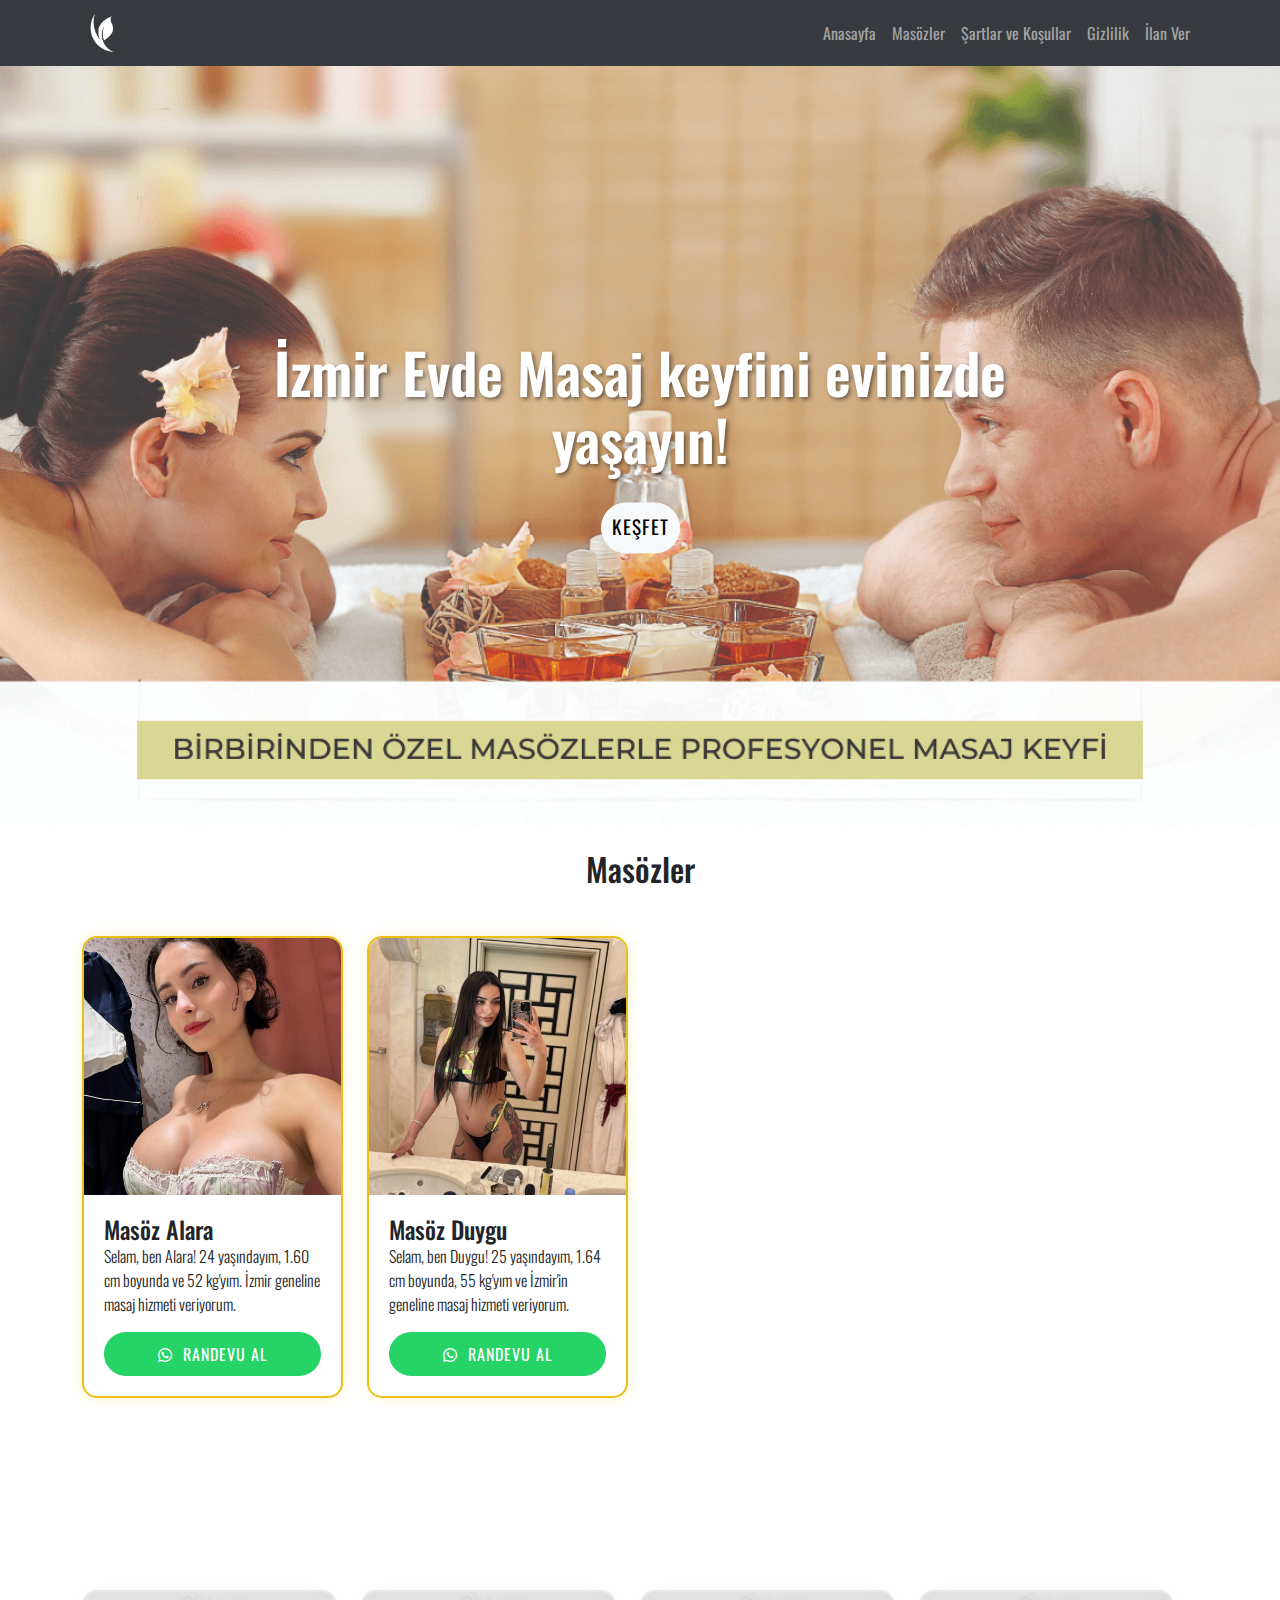
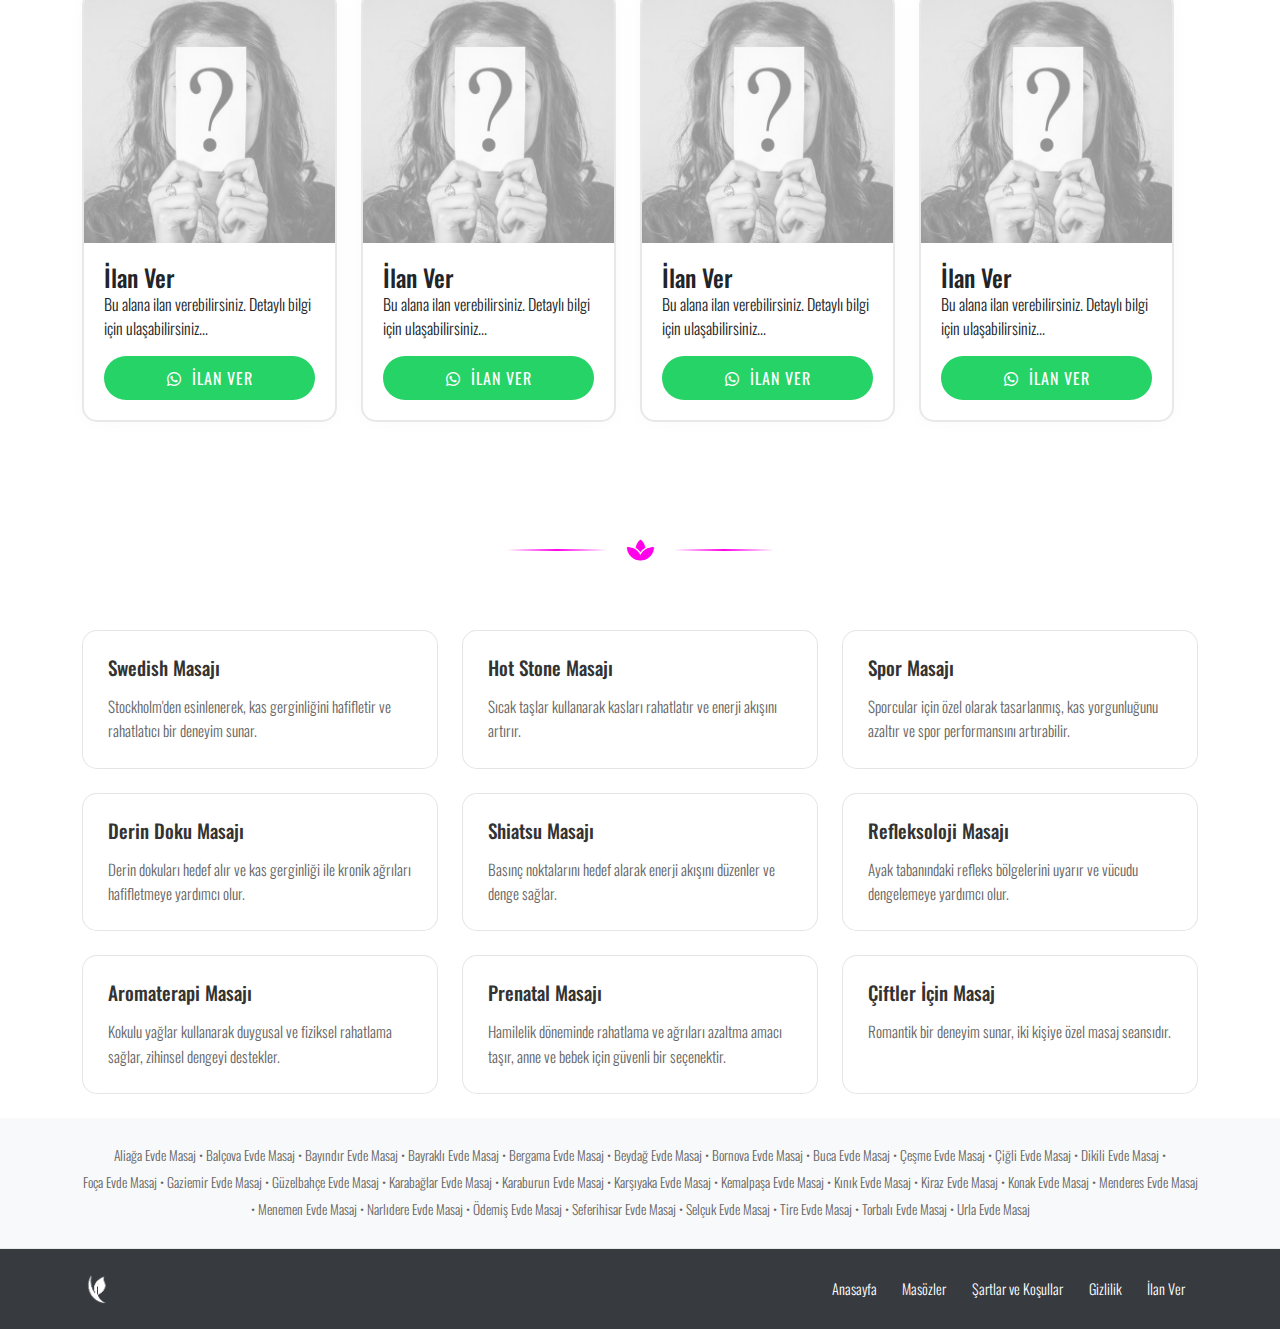
<file: index.html>
<!DOCTYPE html>
<html lang="tr">
<head>
    <meta charset="UTF-8">
    <meta name="viewport" content="width=device-width, initial-scale=1.0">
    <title>İzmir Evde Masaj Hizmetleri</title>
    
    <!-- Bootstrap CSS -->
    <link href="https://cdn.jsdelivr.net/npm/bootstrap@5.3.0/dist/css/bootstrap.min.css" rel="stylesheet">
    <!-- Custom CSS -->
    <link href="css/style.css" rel="stylesheet">
    <!-- Font Awesome -->
    <link rel="stylesheet" href="https://cdnjs.cloudflare.com/ajax/libs/font-awesome/6.0.0/css/all.min.css">
    <meta name="keywords" content="Aliağa Evde Masaj, Balçova Evde Masaj, Bayındır Evde Masaj, Bayraklı Evde Masaj, Bergama Evde Masaj, Beydağ Evde Masaj, Bornova Evde Masaj, Buca Evde Masaj, Çeşme Evde Masaj, Çiğli Evde Masaj, Dikili Evde Masaj, Foça Evde Masaj, Gaziemir Evde Masaj, Güzelbahçe Evde Masaj, Karabağlar Evde Masaj, Karaburun Evde Masaj, Karşıyaka Evde Masaj, Kemalpaşa Evde Masaj, Kınık Evde Masaj, Kiraz Evde Masaj, Konak Evde Masaj, Menderes Evde Masaj, Menemen Evde Masaj, Narlıdere Evde Masaj, Ödemiş Evde Masaj, Seferihisar Evde Masaj, Selçuk Evde Masaj, Tire Evde Masaj, Torbalı Evde Masaj, Urla Evde Masaj">
</head>
<body>
    <!-- Header/Navbar -->
    <nav class="navbar navbar-expand-lg navbar-dark bg-dark">
        <div class="container">
            <a class="navbar-brand" href="#">
                <img src="img/L2.png" alt="Logo" height="40" class="brand-logo">
            </a>
            <button class="navbar-toggler" type="button" data-bs-toggle="collapse" data-bs-target="#navbarNav">
                <span class="navbar-toggler-icon"></span>
            </button>
            <div class="collapse navbar-collapse" id="navbarNav">
                <ul class="navbar-nav ms-auto">
                    <li class="nav-item"><a class="nav-link" href="#home">Anasayfa</a></li>
                    <li class="nav-item"><a class="nav-link" href="#models">Masözler</a></li>
                    <li class="nav-item"><a class="nav-link" href="terms.html">Şartlar ve Koşullar</a></li>
                    <li class="nav-item"><a class="nav-link" href="privacy.html">Gizlilik</a></li>
                    <li class="nav-item"><a class="nav-link" href="https://wa.me/905010996943/?text=Selam%20ilan%20vermek%20istiyorum" target="_blank">İlan Ver</a></li>
                </ul>
            </div>
        </div>
    </nav>

    <!-- Slider Section -->
    <section id="home" class="slider-section">
        <div id="mainSlider" class="carousel slide" data-bs-ride="carousel" data-bs-interval="4000">
            <div class="carousel-inner">
                <div class="carousel-item active">
                    <img src="img/sl1.jpg" class="d-block w-100" alt="Slider 1">
                    <div class="carousel-caption">
                        <h1 class="slider-title">İzmir Evde Masaj keyfini evinizde yaşayın!</h1>
                        <a href="#models" class="btn btn-light btn-lg slider-btn">Keşfet</a>
                    </div>
                </div>
                <div class="carousel-item">
                    <img src="img/sl2.jpg" class="d-block w-100" alt="Slider 2">
                    <div class="carousel-caption">
                        <h1 class="slider-title">Eve Gelen Masözlerle tanışın!</h1>
                        <a href="#models" class="btn btn-light btn-lg slider-btn">Keşfet</a>
                    </div>
                </div>
            </div>
        </div>
    </section>

    <!-- Models Section -->
    <section id="models" class="py-4">
        <div class="container">
            <h2 class="text-center mb-5">Masözler</h2>
            
            <!-- Gold Tier -->
            <div id="gold-tier" class="row g-4 mb-5">
                <!-- İlk 4 masöz buraya -->
                <div class="col-6 col-lg-3">
                    <div class="model-card">
                        <img src="img/md3.jpg" class="card-img-top" alt="Masöz Alara">
                        <div class="card-body">
                            <h5 class="card-title">
                               Masöz Alara
                            </h5>
                            <p class="card-text">Selam, ben Alara! 24 yaşındayım, 1.60 cm boyunda ve 52 kg'yım. İzmir geneline masaj hizmeti veriyorum.</p>
                            <div class="button-group">
                                <a href="https://wa.me/90530706070/?text=Selam%20numarana%20EvdeMasaj%20üzerinden%20ulaştım" class="btn btn-whatsapp w-100">
                                    <i class="fab fa-whatsapp"></i> Randevu Al
                                </a>
                            </div>
                        </div>
                    </div>
                </div>
                <div class="col-6 col-lg-3">
                    <div class="model-card">
                        <img src="img/md5.jpg" class="card-img-top" alt="Masöz Duygu">
                        <div class="card-body">
                            <h5 class="card-title">
                                Masöz Duygu
                            </h5>
                            <p class="card-text">Selam, ben Duygu! 25 yaşındayım, 1.64 cm boyunda, 55 kg'yım ve İzmir'in geneline masaj hizmeti veriyorum.</p>
                            <div class="button-group">
                                <a href="https://wa.me/05379979176/?text=Selam%20numarana%20EvdeMasaj%20üzerinden%20ulaştım" class="btn btn-whatsapp w-100">
                                    <i class="fab fa-whatsapp"></i> Randevu Al
                                </a>
                            </div>
                        </div>
                    </div>
                </div>
                <!-- <div class="col-6 col-lg-3">
                    <div class="model-card">
                        <img src="img/md3.jpg" class="card-img-top" alt="Masöz Alisa">
                        <div class="card-body">
                            <h5 class="card-title">
                                Alisa
                            </h5>
                            <p class="card-text">Merhaba, ben Alisa! 26 yaşındayım, 1.68 cm boyunda, 56 kg'yım ve İzmir'in Bornova semtinde profesyonel masaj hizmeti veriyorum.</p>
                            <div class="button-group">
                                <a href="https://wa.me/XXXXXXXXX/?text=Selam%20numarana%20EvdeMasaj%20üzerinden%20ulaştım" class="btn btn-whatsapp w-100">
                                    <i class="fab fa-whatsapp"></i> Randevu Al
                                </a>
                            </div>
                        </div>
                    </div>
                </div>
               <!--  <div class="col-6 col-lg-3">
                    <div class="model-card">
                        <img src="img/md5.jpg" class="card-img-top" alt="Masöz Asya">
                        <div class="card-body">
                            <h5 class="card-title">
                                Asya
                            </h5>
                            <p class="card-text">Merhaba, ben Asya! 22 yaşındayım, 1.70 cm boyunda, 53 kg'yım ve İzmir'in Çeşme semtinde profesyonel masaj hizmeti veriyorum.</p>
                            <div class="button-group">
                                <a href="https://wa.me/XXXXXXXXX/?text=Selam%20numarana%20EvdeMasaj%20üzerinden%20ulaştım" class="btn btn-whatsapp w-100">
                                    <i class="fab fa-whatsapp"></i> Randevu Al
                                </a>
                            </div>
                        </div>
                    </div>
                </div>
            </div>

            <!-- Silver Tier -->
            <div id="silver-tier" class="row g-4 mb-5">
                <!-- İkinci 4 masöz buraya -->
 <!--                <div class="col-6 col-lg-3">
                    <div class="model-card">
                        <img src="img/md6.jpg" class="card-img-top" alt="Masöz Çilek">
                        <div class="card-body">
                            <h5 class="card-title">
                                Çilek
                            </h5>
                            <p class="card-text">Selam, ben Çilek! 23 yaşındayım, 1.62 cm boyunda, 51 kg'yım ve İzmir'in Narlıdere semtinde masaj hizmeti veriyorum.</p>
                            <div class="button-group">
                                <a href="https://wa.me/XXXXXXXXX/?text=Selam%20numarana%20EvdeMasaj%20üzerinden%20ulaştım" class="btn btn-whatsapp w-100">
                                    <i class="fab fa-whatsapp"></i> Randevu Al
                                </a>
                            </div>
                        </div>
                    </div>
                </div>
                <div class="col-6 col-lg-3">
                    <div class="model-card">
                        <img src="img/md7.jpg" class="card-img-top" alt="Masöz Hande">
                        <div class="card-body">
                            <h5 class="card-title">
                                Hande
                            </h5>
                            <p class="card-text">Merhaba, ben Hande! 24 yaşındayım, 1.66 cm boyunda, 55 kg'yım ve İzmir'in Çeşme semtinde masaj hizmeti sunuyorum.</p>
                            <div class="button-group">
                                <a href="https://wa.me/XXXXXXXXX/?text=Selam%20numarana%20EvdeMasaj%20üzerinden%20ulaştım" class="btn btn-whatsapp w-100">
                                    <i class="fab fa-whatsapp"></i> Randevu Al
                                </a>
                            </div>
                        </div>
                    </div>
                </div>
                <div class="col-6 col-lg-3">
                    <div class="model-card">
                        <img src="img/md8.jpg" class="card-img-top" alt="Masöz İlayda">
                        <div class="card-body">
                            <h5 class="card-title">
                                İlayda
                            </h5>
                            <p class="card-text">Merhaba, ben İlayda! 25 yaşındayım, 1.63 cm boyunda, 50 kg'yım ve İzmir'in Çeşme semtinde masaj hizmeti veriyorum.</p>
                            <div class="button-group">
                                <a href="https://wa.me/XXXXXXXXX/?text=Selam%20numarana%20EvdeMasaj%20üzerinden%20ulaştım" class="btn btn-whatsapp w-100">
                                    <i class="fab fa-whatsapp"></i> Randevu Al
                                </a>
                            </div>
                        </div>
                    </div>
                </div>
                <div class="col-6 col-lg-3">
                    <div class="model-card">
                        <img src="img/md9.jpg" class="card-img-top" alt="Masöz Lara">
                        <div class="card-body">
                            <h5 class="card-title">
                                Lara
                            </h5>
                            <p class="card-text">Selam, ben Lara! 27 yaşındayım, 1.69 cm boyunda ve 57 kg'yım. İzmir'in Bayraklı semtinde profesyonel masaj hizmeti veriyorum.</p>
                            <div class="button-group">
                                <a href="https://wa.me/XXXXXXXXX/?text=Selam%20numarana%20EvdeMasaj%20üzerinden%20ulaştım" class="btn btn-whatsapp w-100">
                                    <i class="fab fa-whatsapp"></i> Randevu Al
                                </a>
                            </div>
                        </div>
                    </div>
                </div> -->
            </div>

            <!-- Bronze Tier -->
            <div id="bronze-tier" class="row g-4 mb-5">
                <!-- Son masözler buraya -->
  <!--               <div class="col-6 col-lg-3">
                    <div class="model-card">
                        <img src="img/md10.jpg" class="card-img-top" alt="Masöz Olivia">
                        <div class="card-body">
                            <h5 class="card-title">
                                Olivia
                            </h5>
                            <p class="card-text">Merhaba, ben Olivia! 28 yaşında, 1.72 cm boyunda, 58 kiloyum ve İzmir / Bayraklı'da profesyonel masaj hizmetleri sunuyorum.</p>
                            <div class="button-group">
                                <a href="https://wa.me/XXXXXXXXX/?text=Selam%20numarana%20EvdeMasaj%20üzerinden%20ulaştım" class="btn btn-whatsapp w-100">
                                    <i class="fab fa-whatsapp"></i> Randevu Al
                                </a>
                            </div>
                        </div>
                    </div>
                </div>
                <div class="col-6 col-lg-3">
                    <div class="model-card">
                        <img src="img/md11.jpg" class="card-img-top" alt="Masöz Duru">
                        <div class="card-body">
                            <h5 class="card-title">
                                Duru
                            </h5>
                            <p class="card-text">Selam, ben Duru! 22 yaşındayım, 1.64 cm boyunda, 53 kg'yım ve İzmir'in Karşıyaka semtinde masaj hizmeti veriyorum.</p>
                            <div class="button-group">
                                <a href="https://wa.me/XXXXXXXXX/?text=Selam%20numarana%20EvdeMasaj%20üzerinden%20ulaştım" class="btn btn-whatsapp w-100">
                                    <i class="fab fa-whatsapp"></i> Randevu Al
                                </a>
                            </div>
                        </div>
                    </div>
                </div>
                <div class="col-6 col-lg-3">
                    <div class="model-card">
                        <img src="img/md12.jpg" class="card-img-top" alt="Masöz Natasha">
                        <div class="card-body">
                            <h5 class="card-title">
                                Natasha
                            </h5>
                            <p class="card-text">Merhaba, ben Natasha! 29 yaşındayım, 1.75 cm boyunda ve 60 kg ağırlığındayım. Bayraklı'da profesyonel masaj hizmeti sunuyorum.</p>
                            <div class="button-group">
                                <a href="https://wa.me/XXXXXXXXX/?text=Selam%20numarana%20EvdeMasaj%20üzerinden%20ulaştım" class="btn btn-whatsapp w-100">
                                    <i class="fab fa-whatsapp"></i> Randevu Al
                                </a>
                            </div>
                        </div>
                    </div>
                </div>
                <div class="col-6 col-lg-3">
                    <div class="model-card">
                        <img src="img/md14.jpg" class="card-img-top" alt="Masöz Pelin">
                        <div class="card-body">
                            <h5 class="card-title">
                                Pelin
                            </h5>
                            <p class="card-text">Merhaba, ben Pelin! 28 yaşındayım, 1.70 cm boyunda, 59 kg'yım ve İzmir'in Narlıdere semtinde masaj hizmeti veriyorum.</p>
                            <div class="button-group">
                                <a href="https://wa.me/XXXXXXXXX/?text=Selam%20numarana%20EvdeMasaj%20üzerinden%20ulaştım" class="btn btn-whatsapp w-100">
                                    <i class="fab fa-whatsapp"></i> Randevu Al
                                </a>
                            </div>
                        </div>
                    </div>
                </div> -->
            </div>

            <!-- İlan Ver Tier -->
            <div id="advertise-tier" class="row g-4">
                <div class="col-6 col-lg-3">
                    <div class="model-card">
                        <img src="img/mdwho.jpg" class="card-img-top" alt="İlan Ver">
                        <div class="card-body">
                            <h5 class="card-title">İlan Ver</h5>
                            <p class="card-text">Bu alana ilan verebilirsiniz. Detaylı bilgi için ulaşabilirsiniz...</p>
                            <div class="button-group">
                                <a href="https://wa.me/905010996943/?text=Selam%20ilan%20vermek%20istiyorum" class="btn btn-whatsapp w-100">
                                    <i class="fab fa-whatsapp"></i> İlan Ver
                                </a>
                            </div>
                        </div>
                    </div>
                </div>

                <div class="col-6 col-lg-3">
                    <div class="model-card">
                        <img src="img/mdwho.jpg" class="card-img-top" alt="İlan Ver">
                        <div class="card-body">
                            <h5 class="card-title">İlan Ver</h5>
                            <p class="card-text">Bu alana ilan verebilirsiniz. Detaylı bilgi için ulaşabilirsiniz...</p>
                            <div class="button-group">
                                <a href="https://wa.me/905010996943/?text=Selam%20ilan%20vermek%20istiyorum" class="btn btn-whatsapp w-100">
                                    <i class="fab fa-whatsapp"></i> İlan Ver
                                </a>
                            </div>
                        </div>
                    </div>
                </div>

                <div class="col-6 col-lg-3">
                    <div class="model-card">
                        <img src="img/mdwho.jpg" class="card-img-top" alt="İlan Ver">
                        <div class="card-body">
                            <h5 class="card-title">İlan Ver</h5>
                            <p class="card-text">Bu alana ilan verebilirsiniz. Detaylı bilgi için ulaşabilirsiniz...</p>
                            <div class="button-group">
                                <a href="https://wa.me/905010996943/?text=Selam%20ilan%20vermek%20istiyorum" class="btn btn-whatsapp w-100">
                                    <i class="fab fa-whatsapp"></i> İlan Ver
                                </a>
                            </div>
                        </div>
                    </div>
                </div>

                <div class="col-6 col-lg-3">
                    <div class="model-card">
                        <img src="img/mdwho.jpg" class="card-img-top" alt="İlan Ver">
                        <div class="card-body">
                            <h5 class="card-title">İlan Ver</h5>
                            <p class="card-text">Bu alana ilan verebilirsiniz. Detaylı bilgi için ulaşabilirsiniz...</p>
                            <div class="button-group">
                                <a href="https://wa.me/905010996943/?text=Selam%20ilan%20vermek%20istiyorum" class="btn btn-whatsapp w-100">
                                    <i class="fab fa-whatsapp"></i> İlan Ver
                                </a>
                            </div>
                        </div>
                    </div>
                </div>
            </div>
        </div>
    </section>

    <!-- Divider -->
    <div class="section-divider my-4">
        <span class="divider-line"></span>
        <i class="fas fa-spa divider-icon"></i>
        <span class="divider-line"></span>
    </div>

    <!-- Masaj Çeşitleri -->
    <section id="massage-types" class="py-4">
        <div class="container">
            <div class="row g-4">
                <div class="col-lg-4 col-md-6">
                    <div class="massage-type-card">
                        <h4>Swedish Masajı</h4>
                        <p>Stockholm'den esinlenerek, kas gerginliğini hafifletir ve rahatlatıcı bir deneyim sunar.</p>
                    </div>
                </div>

                <div class="col-lg-4 col-md-6">
                    <div class="massage-type-card">
                        <h4>Hot Stone Masajı</h4>
                        <p>Sıcak taşlar kullanarak kasları rahatlatır ve enerji akışını artırır.</p>
                    </div>
                </div>

                <div class="col-lg-4 col-md-6">
                    <div class="massage-type-card">
                        <h4>Spor Masajı</h4>
                        <p>Sporcular için özel olarak tasarlanmış, kas yorgunluğunu azaltır ve spor performansını artırabilir.</p>
                    </div>
                </div>

                <div class="col-lg-4 col-md-6">
                    <div class="massage-type-card">
                        <h4>Derin Doku Masajı</h4>
                        <p>Derin dokuları hedef alır ve kas gerginliği ile kronik ağrıları hafifletmeye yardımcı olur.</p>
                    </div>
                </div>

                <div class="col-lg-4 col-md-6">
                    <div class="massage-type-card">
                        <h4>Shiatsu Masajı</h4>
                        <p>Basınç noktalarını hedef alarak enerji akışını düzenler ve denge sağlar.</p>
                    </div>
                </div>

                <div class="col-lg-4 col-md-6">
                    <div class="massage-type-card">
                        <h4>Refleksoloji Masajı</h4>
                        <p>Ayak tabanındaki refleks bölgelerini uyarır ve vücudu dengelemeye yardımcı olur.</p>
                    </div>
                </div>

                <div class="col-lg-4 col-md-6">
                    <div class="massage-type-card">
                        <h4>Aromaterapi Masajı</h4>
                        <p>Kokulu yağlar kullanarak duygusal ve fiziksel rahatlama sağlar, zihinsel dengeyi destekler.</p>
                    </div>
                </div>

                <div class="col-lg-4 col-md-6">
                    <div class="massage-type-card">
                        <h4>Prenatal Masajı</h4>
                        <p>Hamilelik döneminde rahatlama ve ağrıları azaltma amacı taşır, anne ve bebek için güvenli bir seçenektir.</p>
                    </div>
                </div>

                <div class="col-lg-4 col-md-6">
                    <div class="massage-type-card">
                        <h4>Çiftler İçin Masaj</h4>
                        <p>Romantik bir deneyim sunar, iki kişiye özel masaj seansıdır.</p>
                    </div>
                </div>
            </div>
        </div>
    </section>

    <!-- Hizmet Bölgeleri -->
    <section class="service-areas py-4">
        <div class="container">
            <div class="areas-content">
                <span>Aliağa Evde Masaj</span> • 
                <span>Balçova Evde Masaj</span> • 
                <span>Bayındır Evde Masaj</span> • 
                <span>Bayraklı Evde Masaj</span> • 
                <span>Bergama Evde Masaj</span> • 
                <span>Beydağ Evde Masaj</span> • 
                <span>Bornova Evde Masaj</span> • 
                <span>Buca Evde Masaj</span> • 
                <span>Çeşme Evde Masaj</span> • 
                <span>Çiğli Evde Masaj</span> • 
                <span>Dikili Evde Masaj</span> • 
                <span>Foça Evde Masaj</span> • 
                <span>Gaziemir Evde Masaj</span> • 
                <span>Güzelbahçe Evde Masaj</span> • 
                <span>Karabağlar Evde Masaj</span> • 
                <span>Karaburun Evde Masaj</span> • 
                <span>Karşıyaka Evde Masaj</span> • 
                <span>Kemalpaşa Evde Masaj</span> • 
                <span>Kınık Evde Masaj</span> • 
                <span>Kiraz Evde Masaj</span> • 
                <span>Konak Evde Masaj</span> • 
                <span>Menderes Evde Masaj</span> • 
                <span>Menemen Evde Masaj</span> • 
                <span>Narlıdere Evde Masaj</span> • 
                <span>Ödemiş Evde Masaj</span> • 
                <span>Seferihisar Evde Masaj</span> • 
                <span>Selçuk Evde Masaj</span> • 
                <span>Tire Evde Masaj</span> • 
                <span>Torbalı Evde Masaj</span> • 
                <span>Urla Evde Masaj</span>
            </div>
        </div>
    </section>

    <!-- Footer -->
    <hr class="footer-divider">
    <footer class="py-2">
        <div class="container">
            <div class="row align-items-center">
                <div class="col-md-4 footer-logo-container">
                    <img src="img/L2.png" alt="Logo" height="30" class="footer-logo">
                </div>
                <div class="col-md-8">
                    <ul class="nav justify-content-end footer-nav">
                        <li class="nav-item"><a class="nav-link" href="#home">Anasayfa</a></li>
                        <li class="nav-item"><a class="nav-link" href="#models">Masözler</a></li>
                        <li class="nav-item"><a class="nav-link" href="terms.html">Şartlar ve Koşullar</a></li>
                        <li class="nav-item"><a class="nav-link" href="privacy.html">Gizlilik</a></li>
                        <li class="nav-item"><a class="nav-link" href="#advertise">İlan Ver</a></li>
                    </ul>
                </div>
            </div>
        </div>
    </footer>

    <!-- Scripts -->
    <script src="https://cdn.jsdelivr.net/npm/bootstrap@5.3.0/dist/js/bootstrap.bundle.min.js"></script>
</body>
</html>
</file>
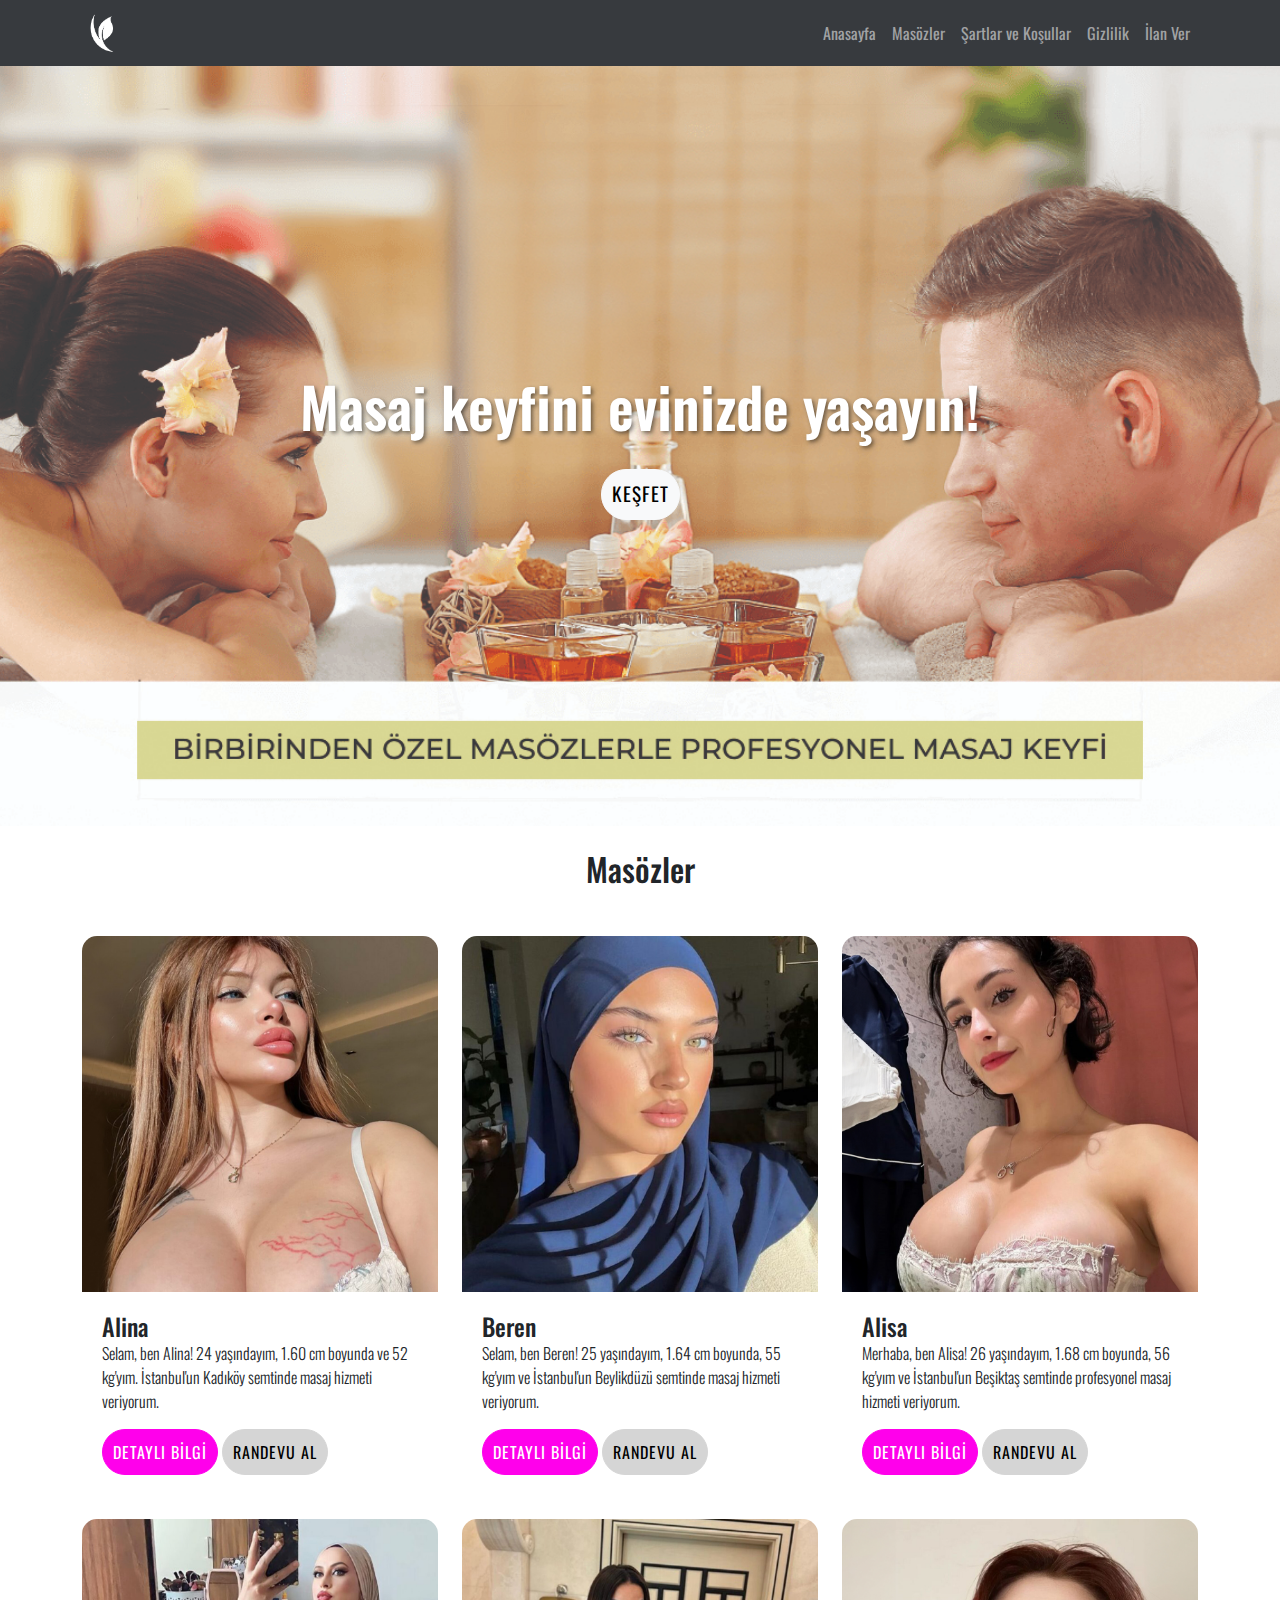
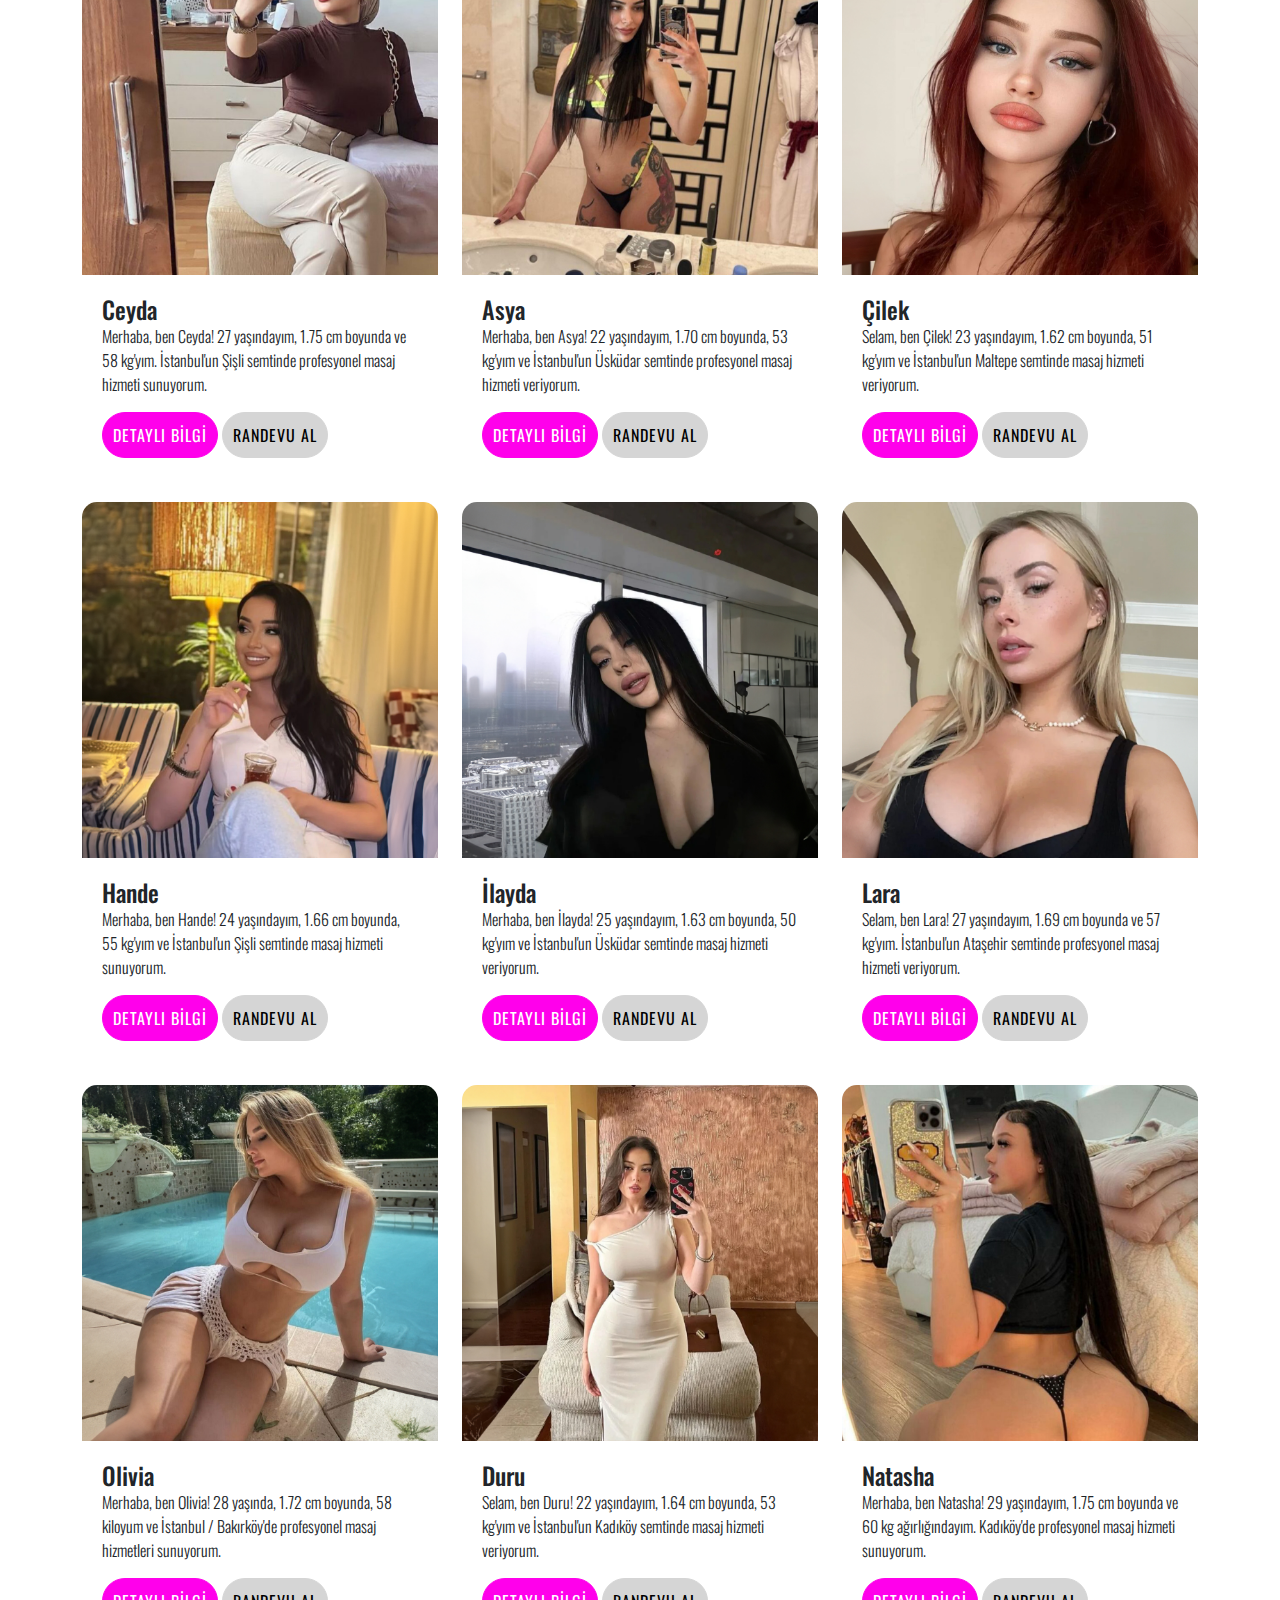
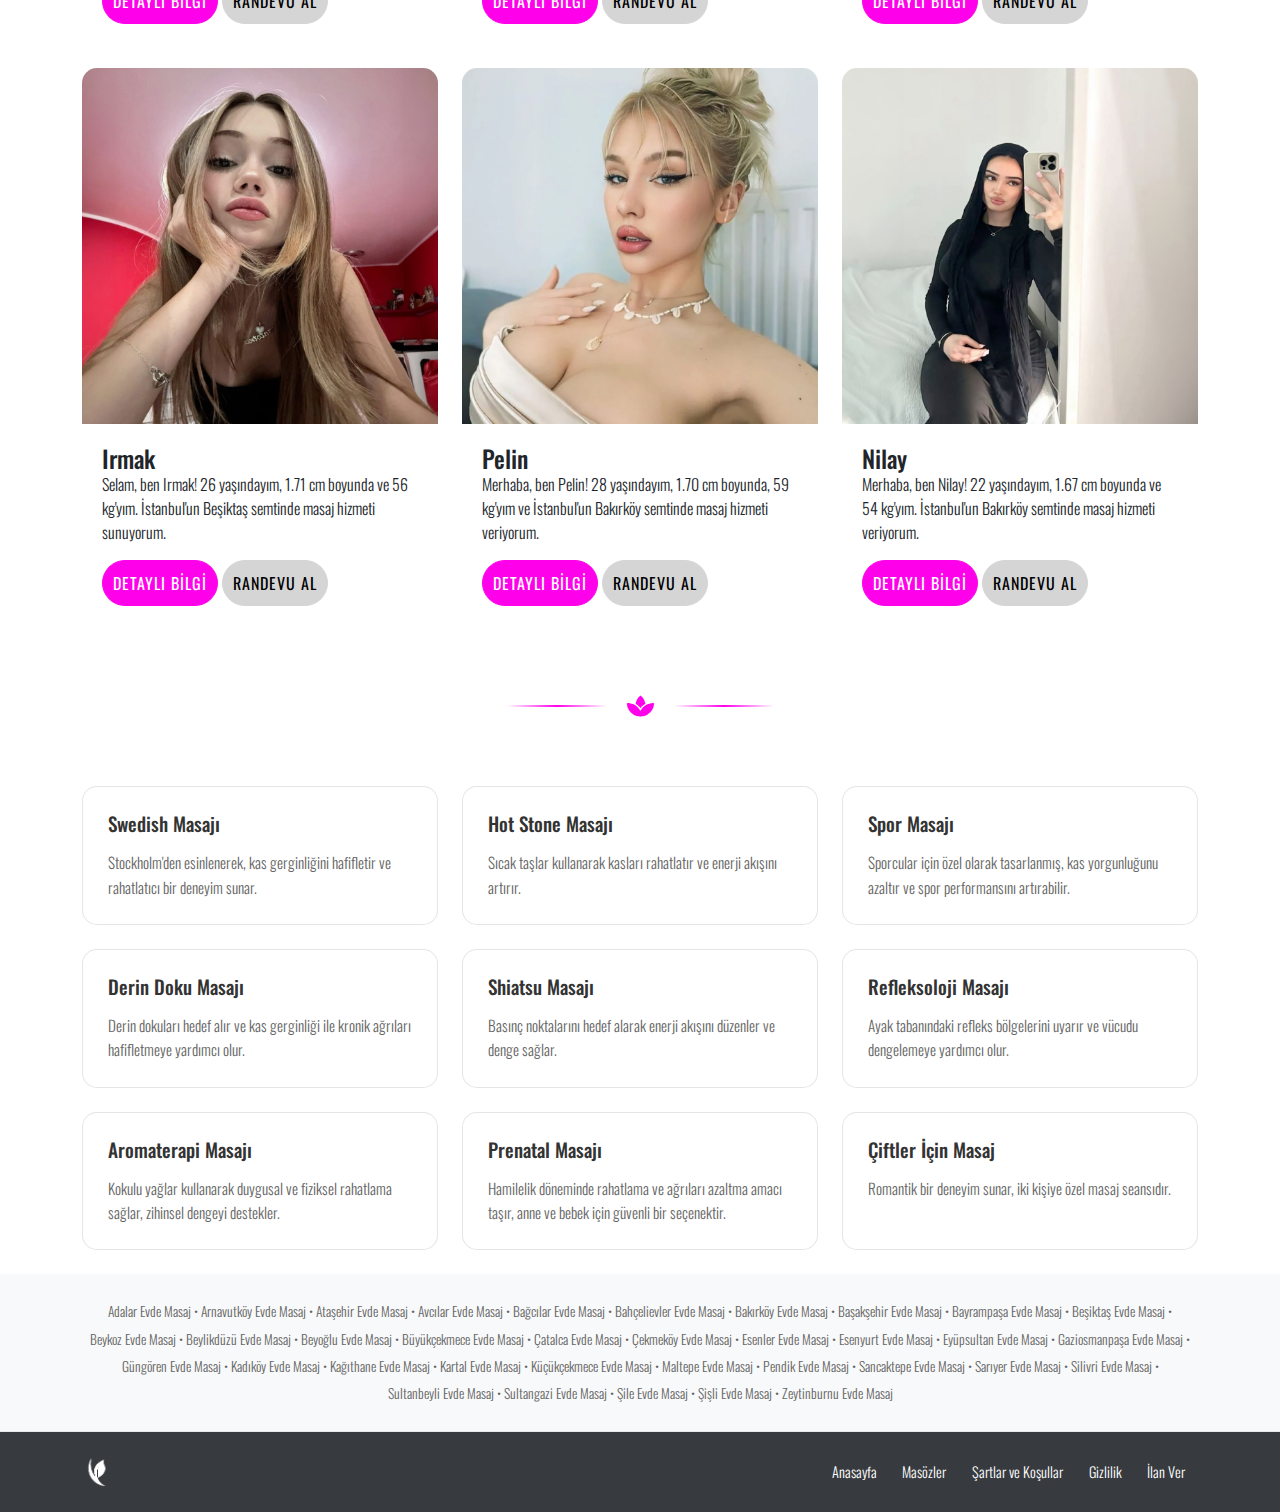
<file: ist.html>
<!DOCTYPE html>
<html lang="tr">
<head>
    <meta charset="UTF-8">
    <meta name="viewport" content="width=device-width, initial-scale=1.0">
    <title>İstanbul Evde Masaj Hizmetleri</title>
    
    <!-- Bootstrap CSS -->
    <link href="https://cdn.jsdelivr.net/npm/bootstrap@5.3.0/dist/css/bootstrap.min.css" rel="stylesheet">
    <!-- Custom CSS -->
    <link href="css/style.css" rel="stylesheet">
    <!-- Font Awesome -->
    <link rel="stylesheet" href="https://cdnjs.cloudflare.com/ajax/libs/font-awesome/6.0.0/css/all.min.css">
    <meta name="keywords" content="Adalar Evde Masaj, Arnavutköy Evde Masaj, Ataşehir Evde Masaj, Avcılar Evde Masaj, Bağcılar Evde Masaj, Bahçelievler Evde Masaj, Bakırköy Evde Masaj, Başakşehir Evde Masaj, Bayrampaşa Evde Masaj, Beşiktaş Evde Masaj, Beykoz Evde Masaj, Beylikdüzü Evde Masaj, Beyoğlu Evde Masaj, Büyükçekmece Evde Masaj, Çatalca Evde Masaj, Çekmeköy Evde Masaj, Esenler Evde Masaj, Esenyurt Evde Masaj, Eyüpsultan Evde Masaj, Gaziosmanpaşa Evde Masaj, Güngören Evde Masaj, Kadıköy Evde Masaj, Kağıthane Evde Masaj, Kartal Evde Masaj, Küçükçekmece Evde Masaj, Maltepe Evde Masaj, Pendik Evde Masaj, Sancaktepe Evde Masaj, Sarıyer Evde Masaj, Silivri Evde Masaj, Sultanbeyli Evde Masaj, Sultangazi Evde Masaj, Şile Evde Masaj, Şişli Evde Masaj, Zeytinburnu Evde Masaj">
</head>
<body>
    <!-- Header/Navbar -->
    <nav class="navbar navbar-expand-lg navbar-dark bg-dark">
        <div class="container">
            <a class="navbar-brand" href="#">
                <img src="img/L2.png" alt="Logo" height="40" class="brand-logo">
            </a>
            <button class="navbar-toggler" type="button" data-bs-toggle="collapse" data-bs-target="#navbarNav">
                <span class="navbar-toggler-icon"></span>
            </button>
            <div class="collapse navbar-collapse" id="navbarNav">
                <ul class="navbar-nav ms-auto">
                    <li class="nav-item"><a class="nav-link" href="#home">Anasayfa</a></li>
                    <li class="nav-item"><a class="nav-link" href="#models">Masözler</a></li>
                    <li class="nav-item"><a class="nav-link" href="terms.html">Şartlar ve Koşullar</a></li>
                    <li class="nav-item"><a class="nav-link" href="privacy.html">Gizlilik</a></li>
                    <li class="nav-item"><a class="nav-link" href="#advertise">İlan Ver</a></li>
                </ul>
            </div>
        </div>
    </nav>

    <!-- Slider Section -->
    <section id="home" class="slider-section">
        <div id="mainSlider" class="carousel slide" data-bs-ride="carousel" data-bs-interval="4000">
            <div class="carousel-inner">
                <div class="carousel-item active">
                    <img src="img/SL1.jpg" class="d-block w-100" alt="Slider 1">
                    <div class="carousel-caption">
                        <h1 class="slider-title">Masaj keyfini evinizde yaşayın!</h1>
                        <a href="#models" class="btn btn-light btn-lg slider-btn">Keşfet</a>
                    </div>
                </div>
                <div class="carousel-item">
                    <img src="img/SL2.jpg" class="d-block w-100" alt="Slider 2">
                    <div class="carousel-caption">
                        <h1 class="slider-title">Masaj keyfini evinizde yaşayın!</h1>
                        <a href="#models" class="btn btn-light btn-lg slider-btn">Keşfet</a>
                    </div>
                </div>
            </div>
        </div>
    </section>

    <!-- Models Section -->
    <section id="models" class="py-4">
        <div class="container">
            <h2 class="text-center mb-5">Masözler</h2>
            <div class="row g-4">
                <!-- Masöz 1 -->
                <div class="col-lg-4 col-md-6">
                    <div class="model-card">
                        <img src="img/md1.jpg" class="card-img-top" alt="Masöz Alina">
                        <div class="card-body">
                            <h5 class="card-title">Alina</h5>
                            <p class="card-text">Selam, ben Alina! 24 yaşındayım, 1.60 cm boyunda ve 52 kg'yım. İstanbul'un Kadıköy semtinde masaj hizmeti veriyorum.</p>
                            <div class="button-group">
                                <a href="#" class="btn btn-primary">Detaylı Bilgi</a>
                                <a href="#" class="btn btn-success">Randevu Al</a>
                            </div>
                        </div>
                    </div>
                </div>

                <!-- Masöz 2 -->
                <div class="col-lg-4 col-md-6">
                    <div class="model-card">
                        <img src="img/md2.jpg" class="card-img-top" alt="Masöz Beren">
                        <div class="card-body">
                            <h5 class="card-title">Beren</h5>
                            <p class="card-text">Selam, ben Beren! 25 yaşındayım, 1.64 cm boyunda, 55 kg'yım ve İstanbul'un Beylikdüzü semtinde masaj hizmeti veriyorum.</p>
                            <div class="button-group">
                                <a href="#" class="btn btn-primary">Detaylı Bilgi</a>
                                <a href="#" class="btn btn-success">Randevu Al</a>
                            </div>
                        </div>
                    </div>
                </div>

                <!-- Masöz 3 -->
                <div class="col-lg-4 col-md-6">
                    <div class="model-card">
                        <img src="img/md3.jpg" class="card-img-top" alt="Masöz Alisa">
                        <div class="card-body">
                            <h5 class="card-title">Alisa</h5>
                            <p class="card-text">Merhaba, ben Alisa! 26 yaşındayım, 1.68 cm boyunda, 56 kg'yım ve İstanbul'un Beşiktaş semtinde profesyonel masaj hizmeti veriyorum.</p>
                            <div class="button-group">
                                <a href="#" class="btn btn-primary">Detaylı Bilgi</a>
                                <a href="#" class="btn btn-success">Randevu Al</a>
                            </div>
                        </div>
                    </div>
                </div>

                <!-- Masöz 4 -->
                <div class="col-lg-4 col-md-6">
                    <div class="model-card">
                        <img src="img/md4.jpg" class="card-img-top" alt="Masöz Ceyda">
                        <div class="card-body">
                            <h5 class="card-title">Ceyda</h5>
                            <p class="card-text">Merhaba, ben Ceyda! 27 yaşındayım, 1.75 cm boyunda ve 58 kg'yım. İstanbul'un Şişli semtinde profesyonel masaj hizmeti sunuyorum.</p>
                            <div class="button-group">
                                <a href="#" class="btn btn-primary">Detaylı Bilgi</a>
                                <a href="#" class="btn btn-success">Randevu Al</a>
                            </div>
                        </div>
                    </div>
                </div>

                <!-- Masöz 5 -->
                <div class="col-lg-4 col-md-6">
                    <div class="model-card">
                        <img src="img/md5.jpg" class="card-img-top" alt="Masöz Asya">
                        <div class="card-body">
                            <h5 class="card-title">Asya</h5>
                            <p class="card-text">Merhaba, ben Asya! 22 yaşındayım, 1.70 cm boyunda, 53 kg'yım ve İstanbul'un Üsküdar semtinde profesyonel masaj hizmeti veriyorum.</p>
                            <div class="button-group">
                                <a href="#" class="btn btn-primary">Detaylı Bilgi</a>
                                <a href="#" class="btn btn-success">Randevu Al</a>
                            </div>
                        </div>
                    </div>
                </div>

                <!-- Masöz 6 -->
                <div class="col-lg-4 col-md-6">
                    <div class="model-card">
                        <img src="img/md6.jpg" class="card-img-top" alt="Masöz Çilek">
                        <div class="card-body">
                            <h5 class="card-title">Çilek</h5>
                            <p class="card-text">Selam, ben Çilek! 23 yaşındayım, 1.62 cm boyunda, 51 kg'yım ve İstanbul'un Maltepe semtinde masaj hizmeti veriyorum.</p>
                            <div class="button-group">
                                <a href="#" class="btn btn-primary">Detaylı Bilgi</a>
                                <a href="#" class="btn btn-success">Randevu Al</a>
                            </div>
                        </div>
                    </div>
                </div>

                <!-- Masöz 7 -->
                <div class="col-lg-4 col-md-6">
                    <div class="model-card">
                        <img src="img/md7.jpg" class="card-img-top" alt="Masöz Hande">
                        <div class="card-body">
                            <h5 class="card-title">Hande</h5>
                            <p class="card-text">Merhaba, ben Hande! 24 yaşındayım, 1.66 cm boyunda, 55 kg'yım ve İstanbul'un Şişli semtinde masaj hizmeti sunuyorum.</p>
                            <div class="button-group">
                                <a href="#" class="btn btn-primary">Detaylı Bilgi</a>
                                <a href="#" class="btn btn-success">Randevu Al</a>
                            </div>
                        </div>
                    </div>
                </div>

                <!-- Masöz 8 -->
                <div class="col-lg-4 col-md-6">
                    <div class="model-card">
                        <img src="img/md8.jpg" class="card-img-top" alt="Masöz İlayda">
                        <div class="card-body">
                            <h5 class="card-title">İlayda</h5>
                            <p class="card-text">Merhaba, ben İlayda! 25 yaşındayım, 1.63 cm boyunda, 50 kg'yım ve İstanbul'un Üsküdar semtinde masaj hizmeti veriyorum.</p>
                            <div class="button-group">
                                <a href="#" class="btn btn-primary">Detaylı Bilgi</a>
                                <a href="#" class="btn btn-success">Randevu Al</a>
                            </div>
                        </div>
                    </div>
                </div>

                <!-- Masöz 9 -->
                <div class="col-lg-4 col-md-6">
                    <div class="model-card">
                        <img src="img/md9.jpg" class="card-img-top" alt="Masöz Lara">
                        <div class="card-body">
                            <h5 class="card-title">Lara</h5>
                            <p class="card-text">Selam, ben Lara! 27 yaşındayım, 1.69 cm boyunda ve 57 kg'yım. İstanbul'un Ataşehir semtinde profesyonel masaj hizmeti veriyorum.</p>
                            <div class="button-group">
                                <a href="#" class="btn btn-primary">Detaylı Bilgi</a>
                                <a href="#" class="btn btn-success">Randevu Al</a>
                            </div>
                        </div>
                    </div>
                </div>

                <!-- Masöz 10 -->
                <div class="col-lg-4 col-md-6">
                    <div class="model-card">
                        <img src="img/md10.jpg" class="card-img-top" alt="Masöz Olivia">
                        <div class="card-body">
                            <h5 class="card-title">Olivia</h5>
                            <p class="card-text">Merhaba, ben Olivia! 28 yaşında, 1.72 cm boyunda, 58 kiloyum ve İstanbul / Bakırköy'de profesyonel masaj hizmetleri sunuyorum.</p>
                            <div class="button-group">
                                <a href="#" class="btn btn-primary">Detaylı Bilgi</a>
                                <a href="#" class="btn btn-success">Randevu Al</a>
                            </div>
                        </div>
                    </div>
                </div>

                <!-- Masöz 11 -->
                <div class="col-lg-4 col-md-6">
                    <div class="model-card">
                        <img src="img/md11.jpg" class="card-img-top" alt="Masöz Duru">
                        <div class="card-body">
                            <h5 class="card-title">Duru</h5>
                            <p class="card-text">Selam, ben Duru! 22 yaşındayım, 1.64 cm boyunda, 53 kg'yım ve İstanbul'un Kadıköy semtinde masaj hizmeti veriyorum.</p>
                            <div class="button-group">
                                <a href="#" class="btn btn-primary">Detaylı Bilgi</a>
                                <a href="#" class="btn btn-success">Randevu Al</a>
                            </div>
                        </div>
                    </div>
                </div>

                <!-- Masöz 12 -->
                <div class="col-lg-4 col-md-6">
                    <div class="model-card">
                        <img src="img/md12.jpg" class="card-img-top" alt="Masöz Natasha">
                        <div class="card-body">
                            <h5 class="card-title">Natasha</h5>
                            <p class="card-text">Merhaba, ben Natasha! 29 yaşındayım, 1.75 cm boyunda ve 60 kg ağırlığındayım. Kadıköy'de profesyonel masaj hizmeti sunuyorum.</p>
                            <div class="button-group">
                                <a href="#" class="btn btn-primary">Detaylı Bilgi</a>
                                <a href="#" class="btn btn-success">Randevu Al</a>
                            </div>
                        </div>
                    </div>
                </div>

                <!-- Masöz 13 -->
                <div class="col-lg-4 col-md-6">
                    <div class="model-card">
                        <img src="img/md13.jpg" class="card-img-top" alt="Masöz Irmak">
                        <div class="card-body">
                            <h5 class="card-title">Irmak</h5>
                            <p class="card-text">Selam, ben Irmak! 26 yaşındayım, 1.71 cm boyunda ve 56 kg'yım. İstanbul'un Beşiktaş semtinde masaj hizmeti sunuyorum.</p>
                            <div class="button-group">
                                <a href="#" class="btn btn-primary">Detaylı Bilgi</a>
                                <a href="#" class="btn btn-success">Randevu Al</a>
                            </div>
                        </div>
                    </div>
                </div>

                <!-- Masöz 14 -->
                <div class="col-lg-4 col-md-6">
                    <div class="model-card">
                        <img src="img/md14.jpg" class="card-img-top" alt="Masöz Pelin">
                        <div class="card-body">
                            <h5 class="card-title">Pelin</h5>
                            <p class="card-text">Merhaba, ben Pelin! 28 yaşındayım, 1.70 cm boyunda, 59 kg'yım ve İstanbul'un Bakırköy semtinde masaj hizmeti veriyorum.</p>
                            <div class="button-group">
                                <a href="#" class="btn btn-primary">Detaylı Bilgi</a>
                                <a href="#" class="btn btn-success">Randevu Al</a>
                            </div>
                        </div>
                    </div>
                </div>

                <!-- Masöz 15 -->
                <div class="col-lg-4 col-md-6">
                    <div class="model-card">
                        <img src="img/md15.jpg" class="card-img-top" alt="Masöz Nilay">
                        <div class="card-body">
                            <h5 class="card-title">Nilay</h5>
                            <p class="card-text">Merhaba, ben Nilay! 22 yaşındayım, 1.67 cm boyunda ve 54 kg'yım. İstanbul'un Bakırköy semtinde masaj hizmeti veriyorum.</p>
                            <div class="button-group">
                                <a href="#" class="btn btn-primary">Detaylı Bilgi</a>
                                <a href="#" class="btn btn-success">Randevu Al</a>
                            </div>
                        </div>
                    </div>
                </div>

            </div>
        </div>
    </section>

    <!-- Divider -->
    <div class="section-divider my-4">
        <span class="divider-line"></span>
        <i class="fas fa-spa divider-icon"></i>
        <span class="divider-line"></span>
    </div>

    <!-- Masaj Çeşitleri -->
    <section id="massage-types" class="py-4">
        <div class="container">
            <div class="row g-4">
                <div class="col-lg-4 col-md-6">
                    <div class="massage-type-card">
                        <h4>Swedish Masajı</h4>
                        <p>Stockholm'den esinlenerek, kas gerginliğini hafifletir ve rahatlatıcı bir deneyim sunar.</p>
                    </div>
                </div>

                <div class="col-lg-4 col-md-6">
                    <div class="massage-type-card">
                        <h4>Hot Stone Masajı</h4>
                        <p>Sıcak taşlar kullanarak kasları rahatlatır ve enerji akışını artırır.</p>
                    </div>
                </div>

                <div class="col-lg-4 col-md-6">
                    <div class="massage-type-card">
                        <h4>Spor Masajı</h4>
                        <p>Sporcular için özel olarak tasarlanmış, kas yorgunluğunu azaltır ve spor performansını artırabilir.</p>
                    </div>
                </div>

                <div class="col-lg-4 col-md-6">
                    <div class="massage-type-card">
                        <h4>Derin Doku Masajı</h4>
                        <p>Derin dokuları hedef alır ve kas gerginliği ile kronik ağrıları hafifletmeye yardımcı olur.</p>
                    </div>
                </div>

                <div class="col-lg-4 col-md-6">
                    <div class="massage-type-card">
                        <h4>Shiatsu Masajı</h4>
                        <p>Basınç noktalarını hedef alarak enerji akışını düzenler ve denge sağlar.</p>
                    </div>
                </div>

                <div class="col-lg-4 col-md-6">
                    <div class="massage-type-card">
                        <h4>Refleksoloji Masajı</h4>
                        <p>Ayak tabanındaki refleks bölgelerini uyarır ve vücudu dengelemeye yardımcı olur.</p>
                    </div>
                </div>

                <div class="col-lg-4 col-md-6">
                    <div class="massage-type-card">
                        <h4>Aromaterapi Masajı</h4>
                        <p>Kokulu yağlar kullanarak duygusal ve fiziksel rahatlama sağlar, zihinsel dengeyi destekler.</p>
                    </div>
                </div>

                <div class="col-lg-4 col-md-6">
                    <div class="massage-type-card">
                        <h4>Prenatal Masajı</h4>
                        <p>Hamilelik döneminde rahatlama ve ağrıları azaltma amacı taşır, anne ve bebek için güvenli bir seçenektir.</p>
                    </div>
                </div>

                <div class="col-lg-4 col-md-6">
                    <div class="massage-type-card">
                        <h4>Çiftler İçin Masaj</h4>
                        <p>Romantik bir deneyim sunar, iki kişiye özel masaj seansıdır.</p>
                    </div>
                </div>
            </div>
        </div>
    </section>

    <!-- Hizmet Bölgeleri -->
    <section class="service-areas py-4">
        <div class="container">
            <div class="areas-content">
                <span>Adalar Evde Masaj</span> • 
                <span>Arnavutköy Evde Masaj</span> • 
                <span>Ataşehir Evde Masaj</span> • 
                <span>Avcılar Evde Masaj</span> • 
                <span>Bağcılar Evde Masaj</span> • 
                <span>Bahçelievler Evde Masaj</span> • 
                <span>Bakırköy Evde Masaj</span> • 
                <span>Başakşehir Evde Masaj</span> • 
                <span>Bayrampaşa Evde Masaj</span> • 
                <span>Beşiktaş Evde Masaj</span> • 
                <span>Beykoz Evde Masaj</span> • 
                <span>Beylikdüzü Evde Masaj</span> • 
                <span>Beyoğlu Evde Masaj</span> • 
                <span>Büyükçekmece Evde Masaj</span> • 
                <span>Çatalca Evde Masaj</span> • 
                <span>Çekmeköy Evde Masaj</span> • 
                <span>Esenler Evde Masaj</span> • 
                <span>Esenyurt Evde Masaj</span> • 
                <span>Eyüpsultan Evde Masaj</span> • 
                <span>Gaziosmanpaşa Evde Masaj</span> • 
                <span>Güngören Evde Masaj</span> • 
                <span>Kadıköy Evde Masaj</span> • 
                <span>Kağıthane Evde Masaj</span> • 
                <span>Kartal Evde Masaj</span> • 
                <span>Küçükçekmece Evde Masaj</span> • 
                <span>Maltepe Evde Masaj</span> • 
                <span>Pendik Evde Masaj</span> • 
                <span>Sancaktepe Evde Masaj</span> • 
                <span>Sarıyer Evde Masaj</span> • 
                <span>Silivri Evde Masaj</span> • 
                <span>Sultanbeyli Evde Masaj</span> • 
                <span>Sultangazi Evde Masaj</span> • 
                <span>Şile Evde Masaj</span> • 
                <span>Şişli Evde Masaj</span> • 
                <span>Zeytinburnu Evde Masaj</span>
            </div>
        </div>
    </section>

    <!-- Footer -->
    <hr class="footer-divider">
    <footer class="py-2">
        <div class="container">
            <div class="row align-items-center">
                <div class="col-md-4 footer-logo-container">
                    <img src="img/L2.png" alt="Logo" height="30" class="footer-logo">
                </div>
                <div class="col-md-8">
                    <ul class="nav justify-content-end footer-nav">
                        <li class="nav-item"><a class="nav-link" href="#home">Anasayfa</a></li>
                        <li class="nav-item"><a class="nav-link" href="#models">Masözler</a></li>
                        <li class="nav-item"><a class="nav-link" href="terms.html">Şartlar ve Koşullar</a></li>
                        <li class="nav-item"><a class="nav-link" href="privacy.html">Gizlilik</a></li>
                        <li class="nav-item"><a class="nav-link" href="#advertise">İlan Ver</a></li>
                    </ul>
                </div>
            </div>
        </div>
    </footer>

    <!-- Scripts -->
    <script src="https://cdn.jsdelivr.net/npm/bootstrap@5.3.0/dist/js/bootstrap.bundle.min.js"></script>
</body>
</html>
</file>
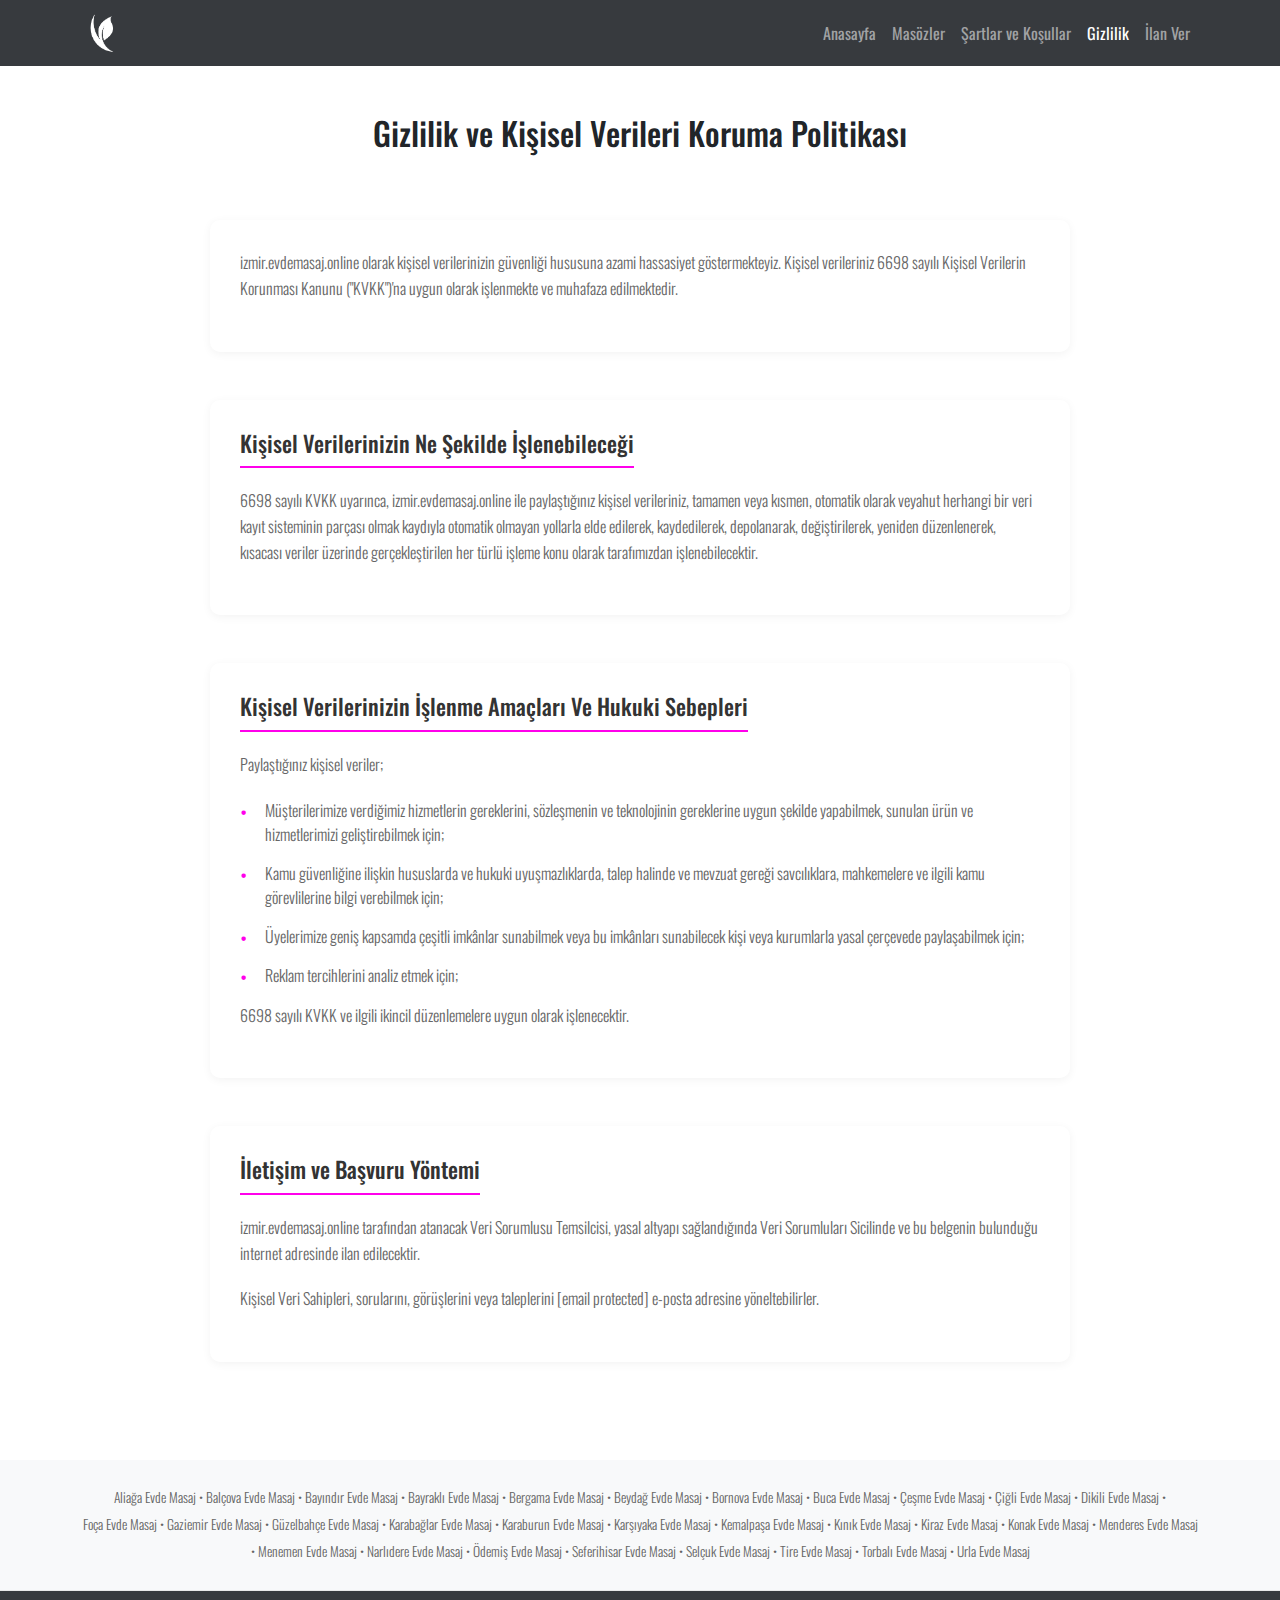
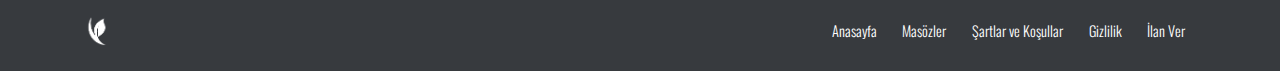
<file: privacy.html>
<!DOCTYPE html>
<html lang="tr">
<head>
    <meta charset="UTF-8">
    <meta name="viewport" content="width=device-width, initial-scale=1.0">
    <title>Gizlilik Politikası - İzmir Evde Masaj Hizmetleri</title>
    
    <!-- Bootstrap CSS -->
    <link href="https://cdn.jsdelivr.net/npm/bootstrap@5.3.0/dist/css/bootstrap.min.css" rel="stylesheet">
    <!-- Custom CSS -->
    <link href="css/style.css" rel="stylesheet">
    <!-- Font Awesome -->
    <link rel="stylesheet" href="https://cdnjs.cloudflare.com/ajax/libs/font-awesome/6.0.0/css/all.min.css">
    <meta name="keywords" content="Adalar Evde Masaj, Arnavutköy Evde Masaj, Ataşehir Evde Masaj...">
</head>
<body>
    <!-- Header/Navbar -->
    <nav class="navbar navbar-expand-lg navbar-dark bg-dark">
        <div class="container">
            <a class="navbar-brand" href="index.html">
                <img src="img/L2.png" alt="Logo" height="40" class="brand-logo">
            </a>
            <button class="navbar-toggler" type="button" data-bs-toggle="collapse" data-bs-target="#navbarNav">
                <span class="navbar-toggler-icon"></span>
            </button>
            <div class="collapse navbar-collapse" id="navbarNav">
                <ul class="navbar-nav ms-auto">
                    <li class="nav-item"><a class="nav-link" href="index.html">Anasayfa</a></li>
                    <li class="nav-item"><a class="nav-link" href="index.html#models">Masözler</a></li>
                    <li class="nav-item"><a class="nav-link" href="terms.html">Şartlar ve Koşullar</a></li>
                    <li class="nav-item"><a class="nav-link active" href="#privacy">Gizlilik</a></li>
                    <li class="nav-item"><a class="nav-link" href="#advertise">İlan Ver</a></li>
                </ul>
            </div>
        </div>
    </nav>

    <!-- Gizlilik Politikası Section -->
    <section id="privacy" class="py-5">
        <div class="container">
            <h2 class="text-center mb-5">Gizlilik ve Kişisel Verileri Koruma Politikası</h2>
            <div class="row">
                <div class="col-12">
                    <div class="terms-content">
                        <div class="section mb-5">
                            <p>izmir.evdemasaj.online olarak kişisel verilerinizin güvenliği hususuna azami hassasiyet göstermekteyiz. Kişisel verileriniz 6698 sayılı Kişisel Verilerin Korunması Kanunu ("KVKK")'na uygun olarak işlenmekte ve muhafaza edilmektedir.</p>
                        </div>

                        <div class="section mb-5">
                            <h4>Kişisel Verilerinizin Ne Şekilde İşlenebileceği</h4>
                            <p>6698 sayılı KVKK uyarınca, izmir.evdemasaj.online ile paylaştığınız kişisel verileriniz, tamamen veya kısmen, otomatik olarak veyahut herhangi bir veri kayıt sisteminin parçası olmak kaydıyla otomatik olmayan yollarla elde edilerek, kaydedilerek, depolanarak, değiştirilerek, yeniden düzenlenerek, kısacası veriler üzerinde gerçekleştirilen her türlü işleme konu olarak tarafımızdan işlenebilecektir.</p>
                        </div>

                        <div class="section mb-5">
                            <h4>Kişisel Verilerinizin İşlenme Amaçları Ve Hukuki Sebepleri</h4>
                            <p>Paylaştığınız kişisel veriler;</p>
                            <ul>
                                <li>Müşterilerimize verdiğimiz hizmetlerin gereklerini, sözleşmenin ve teknolojinin gereklerine uygun şekilde yapabilmek, sunulan ürün ve hizmetlerimizi geliştirebilmek için;</li>
                                <li>Kamu güvenliğine ilişkin hususlarda ve hukuki uyuşmazlıklarda, talep halinde ve mevzuat gereği savcılıklara, mahkemelere ve ilgili kamu görevlilerine bilgi verebilmek için;</li>
                                <li>Üyelerimize geniş kapsamda çeşitli imkânlar sunabilmek veya bu imkânları sunabilecek kişi veya kurumlarla yasal çerçevede paylaşabilmek için;</li>
                                <li>Reklam tercihlerini analiz etmek için;</li>
                            </ul>
                            <p>6698 sayılı KVKK ve ilgili ikincil düzenlemelere uygun olarak işlenecektir.</p>
                        </div>

                        <!-- Diğer bölümler aynı şekilde devam eder -->

                        <div class="section">
                            <h4>İletişim ve Başvuru Yöntemi</h4>
                            <p>izmir.evdemasaj.online tarafından atanacak Veri Sorumlusu Temsilcisi, yasal altyapı sağlandığında Veri Sorumluları Sicilinde ve bu belgenin bulunduğu internet adresinde ilan edilecektir.</p>
                            <p>Kişisel Veri Sahipleri, sorularını, görüşlerini veya taleplerini [email protected] e-posta adresine yöneltebilirler.</p>
                        </div>
                    </div>
                </div>
            </div>
        </div>
    </section>

    <!-- Hizmet Bölgeleri -->
    <section class="service-areas py-4">
        <div class="container">
            <div class="areas-content">
                <span>Aliağa Evde Masaj</span> • 
                <span>Balçova Evde Masaj</span> • 
                <span>Bayındır Evde Masaj</span> • 
                <span>Bayraklı Evde Masaj</span> • 
                <span>Bergama Evde Masaj</span> • 
                <span>Beydağ Evde Masaj</span> • 
                <span>Bornova Evde Masaj</span> • 
                <span>Buca Evde Masaj</span> • 
                <span>Çeşme Evde Masaj</span> • 
                <span>Çiğli Evde Masaj</span> • 
                <span>Dikili Evde Masaj</span> • 
                <span>Foça Evde Masaj</span> • 
                <span>Gaziemir Evde Masaj</span> • 
                <span>Güzelbahçe Evde Masaj</span> • 
                <span>Karabağlar Evde Masaj</span> • 
                <span>Karaburun Evde Masaj</span> • 
                <span>Karşıyaka Evde Masaj</span> • 
                <span>Kemalpaşa Evde Masaj</span> • 
                <span>Kınık Evde Masaj</span> • 
                <span>Kiraz Evde Masaj</span> • 
                <span>Konak Evde Masaj</span> • 
                <span>Menderes Evde Masaj</span> • 
                <span>Menemen Evde Masaj</span> • 
                <span>Narlıdere Evde Masaj</span> • 
                <span>Ödemiş Evde Masaj</span> • 
                <span>Seferihisar Evde Masaj</span> • 
                <span>Selçuk Evde Masaj</span> • 
                <span>Tire Evde Masaj</span> • 
                <span>Torbalı Evde Masaj</span> • 
                <span>Urla Evde Masaj</span>
            </div>
        </div>
    </section>

    <!-- Footer -->
    <hr class="footer-divider">
    <footer class="py-2">
        <div class="container">
            <div class="row align-items-center">
                <div class="col-md-4 footer-logo-container">
                    <img src="img/L2.png" alt="Logo" height="30" class="footer-logo">
                </div>
                <div class="col-md-8">
                    <ul class="nav justify-content-end footer-nav">
                        <li class="nav-item"><a class="nav-link" href="index.html">Anasayfa</a></li>
                        <li class="nav-item"><a class="nav-link" href="index.html#models">Masözler</a></li>
                        <li class="nav-item"><a class="nav-link" href="terms.html">Şartlar ve Koşullar</a></li>
                        <li class="nav-item"><a class="nav-link active" href="privacy.html">Gizlilik</a></li>
                        <li class="nav-item"><a class="nav-link" href="index.html#advertise">İlan Ver</a></li>
                    </ul>
                </div>
            </div>
        </div>
    </footer>

    <!-- Scripts -->
    <script src="https://cdn.jsdelivr.net/npm/bootstrap@5.3.0/dist/js/bootstrap.bundle.min.js"></script>
</body>
</html>
</file>
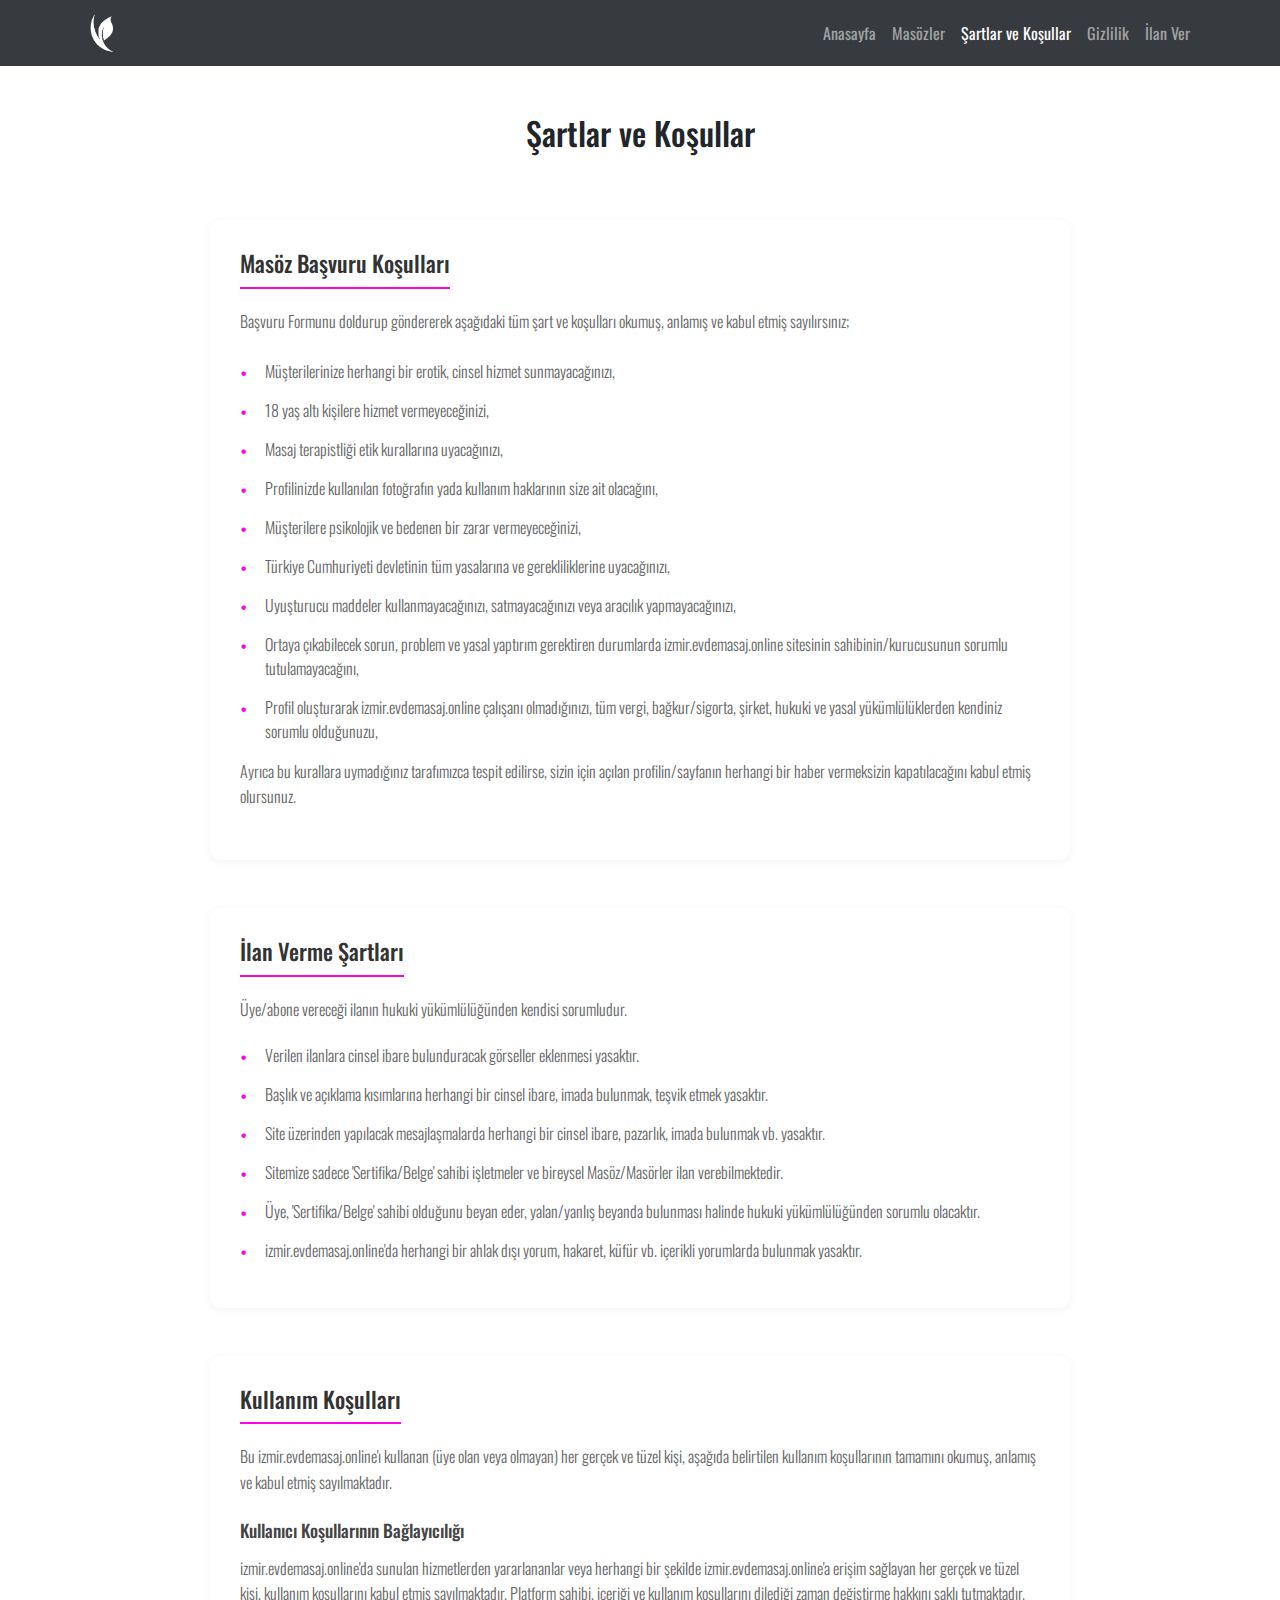
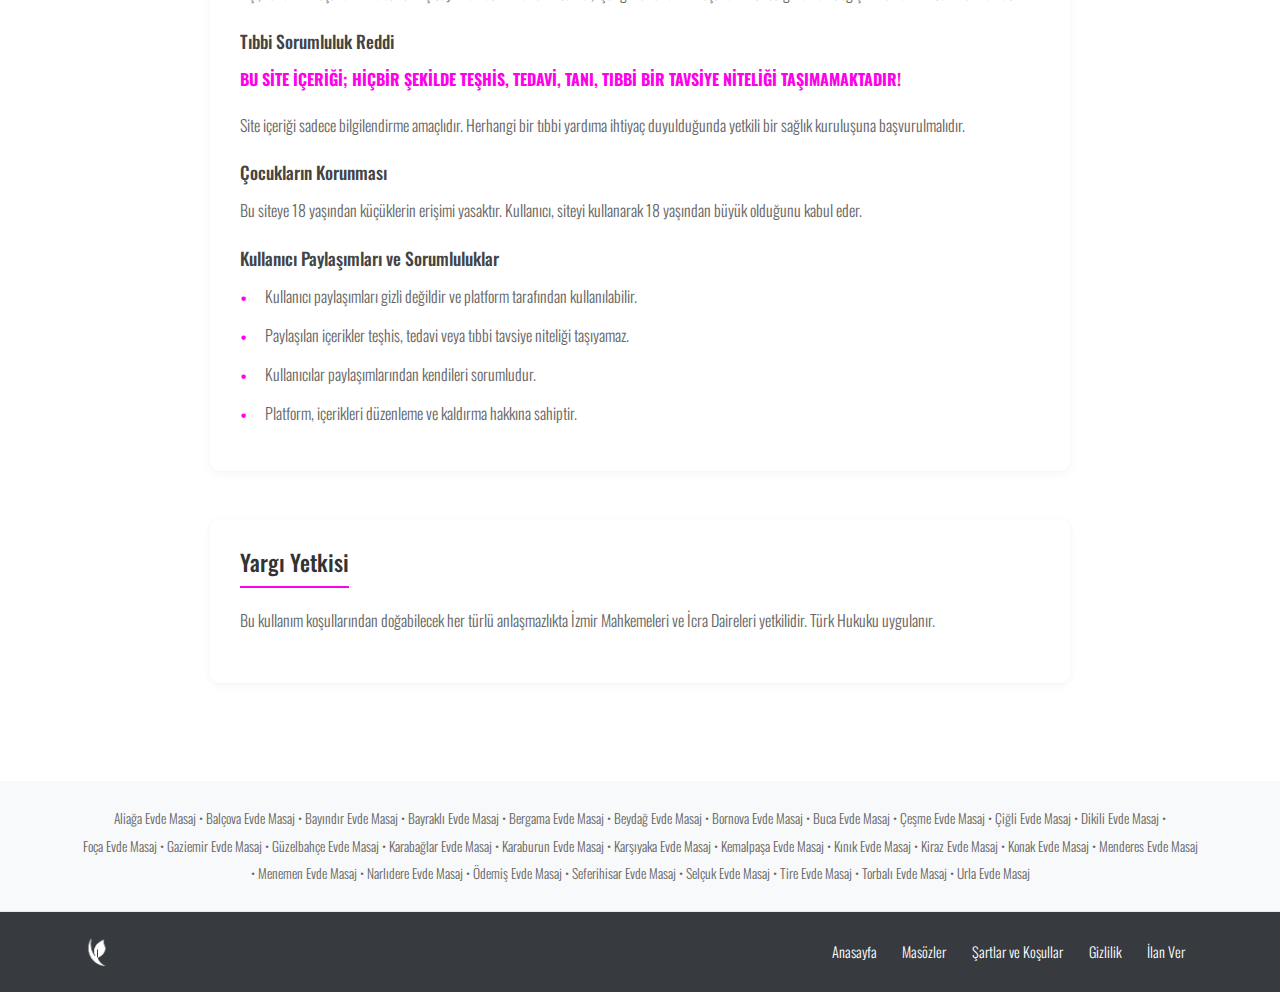
<file: terms.html>
<!DOCTYPE html>
<html lang="tr">
<head>
    <meta charset="UTF-8">
    <meta name="viewport" content="width=device-width, initial-scale=1.0">
    <title>Şartlar ve Koşullar - İzmir Evde Masaj Hizmetleri</title>
    
    <!-- Bootstrap CSS -->
    <link href="https://cdn.jsdelivr.net/npm/bootstrap@5.3.0/dist/css/bootstrap.min.css" rel="stylesheet">
    <!-- Custom CSS -->
    <link href="css/style.css" rel="stylesheet">
    <!-- Font Awesome -->
    <link rel="stylesheet" href="https://cdnjs.cloudflare.com/ajax/libs/font-awesome/6.0.0/css/all.min.css">
    <meta name="keywords" content="Adalar Evde Masaj, Arnavutköy Evde Masaj, Ataşehir Evde Masaj, Avcılar Evde Masaj, Bağcılar Evde Masaj, Bahçelievler Evde Masaj, Bakırköy Evde Masaj, Başakşehir Evde Masaj, Bayrampaşa Evde Masaj, Beşiktaş Evde Masaj, Beykoz Evde Masaj, Beylikdüzü Evde Masaj, Beyoğlu Evde Masaj, Büyükçekmece Evde Masaj, Çatalca Evde Masaj, Çekmeköy Evde Masaj, Esenler Evde Masaj, Esenyurt Evde Masaj, Eyüpsultan Evde Masaj, Gaziosmanpaşa Evde Masaj, Güngören Evde Masaj, Kadıköy Evde Masaj, Kağıthane Evde Masaj, Kartal Evde Masaj, Küçükçekmece Evde Masaj, Maltepe Evde Masaj, Pendik Evde Masaj, Sancaktepe Evde Masaj, Sarıyer Evde Masaj, Silivri Evde Masaj, Sultanbeyli Evde Masaj, Sultangazi Evde Masaj, Şile Evde Masaj, Şişli Evde Masaj, Zeytinburnu Evde Masaj">
</head>
<body>
    <!-- Header/Navbar -->
    <nav class="navbar navbar-expand-lg navbar-dark bg-dark">
        <div class="container">
            <a class="navbar-brand" href="index.html">
                <img src="img/L2.png" alt="Logo" height="40" class="brand-logo">
            </a>
            <button class="navbar-toggler" type="button" data-bs-toggle="collapse" data-bs-target="#navbarNav">
                <span class="navbar-toggler-icon"></span>
            </button>
            <div class="collapse navbar-collapse" id="navbarNav">
                <ul class="navbar-nav ms-auto">
                    <li class="nav-item"><a class="nav-link" href="index.html">Anasayfa</a></li>
                    <li class="nav-item"><a class="nav-link" href="index.html#models">Masözler</a></li>
                    <li class="nav-item"><a class="nav-link active" href="#terms">Şartlar ve Koşullar</a></li>
                    <li class="nav-item"><a class="nav-link" href="privacy.html">Gizlilik</a></li>
                    <li class="nav-item"><a class="nav-link" href="#advertise">İlan Ver</a></li>
                </ul>
            </div>
        </div>
    </nav>

    <!-- Şartlar ve Koşullar Section -->
    <section id="terms" class="py-5">
        <div class="container">
            <h2 class="text-center mb-5">Şartlar ve Koşullar</h2>
            <div class="row">
                <div class="col-12">
                    <div class="terms-content">
                        <!-- Masöz Başvuru Koşulları -->
                        <div class="section mb-5">
                            <h4>Masöz Başvuru Koşulları</h4>
                            <p class="mb-4">Başvuru Formunu doldurup göndererek aşağıdaki tüm şart ve koşulları okumuş, anlamış ve kabul etmiş sayılırsınız;</p>
                            <ul>
                                <li>Müşterilerinize herhangi bir erotik, cinsel hizmet sunmayacağınızı,</li>
                                <li>18 yaş altı kişilere hizmet vermeyeceğinizi,</li>
                                <li>Masaj terapistliği etik kurallarına uyacağınızı,</li>
                                <li>Profilinizde kullanılan fotoğrafın yada kullanım haklarının size ait olacağını,</li>
                                <li>Müşterilere psikolojik ve bedenen bir zarar vermeyeceğinizi,</li>
                                <li>Türkiye Cumhuriyeti devletinin tüm yasalarına ve gerekliliklerine uyacağınızı,</li>
                                <li>Uyuşturucu maddeler kullanmayacağınızı, satmayacağınızı veya aracılık yapmayacağınızı,</li>
                                <li>Ortaya çıkabilecek sorun, problem ve yasal yaptırım gerektiren durumlarda izmir.evdemasaj.online sitesinin sahibinin/kurucusunun sorumlu tutulamayacağını,</li>
                                <li>Profil oluşturarak izmir.evdemasaj.online çalışanı olmadığınızı, tüm vergi, bağkur/sigorta, şirket, hukuki ve yasal yükümlülüklerden kendiniz sorumlu olduğunuzu,</li>
                            </ul>
                            <p class="mt-3">Ayrıca bu kurallara uymadığınız tarafımızca tespit edilirse, sizin için açılan profilin/sayfanın herhangi bir haber vermeksizin kapatılacağını kabul etmiş olursunuz.</p>
                        </div>

                        <!-- Şartlar ve Koşullar -->
                        <div class="section mb-5">
                            <h4>İlan Verme Şartları</h4>
                            <p>Üye/abone vereceği ilanın hukuki yükümlülüğünden kendisi sorumludur.</p>
                            <ul>
                                <li>Verilen ilanlara cinsel ibare bulunduracak görseller eklenmesi yasaktır.</li>
                                <li>Başlık ve açıklama kısımlarına herhangi bir cinsel ibare, imada bulunmak, teşvik etmek yasaktır.</li>
                                <li>Site üzerinden yapılacak mesajlaşmalarda herhangi bir cinsel ibare, pazarlık, imada bulunmak vb. yasaktır.</li>
                                <li>Sitemize sadece 'Sertifika/Belge' sahibi işletmeler ve bireysel Masöz/Masörler ilan verebilmektedir.</li>
                                <li>Üye, 'Sertifika/Belge' sahibi olduğunu beyan eder, yalan/yanlış beyanda bulunması halinde hukuki yükümlülüğünden sorumlu olacaktır.</li>
                                <li>izmir.evdemasaj.online'da herhangi bir ahlak dışı yorum, hakaret, küfür vb. içerikli yorumlarda bulunmak yasaktır.</li>
                            </ul>
                        </div>

                        <!-- Kullanım Koşulları -->
                        <div class="section mb-5">
                            <h4>Kullanım Koşulları</h4>
                            <p>Bu izmir.evdemasaj.online'ı kullanan (üye olan veya olmayan) her gerçek ve tüzel kişi, aşağıda belirtilen kullanım koşullarının tamamını okumuş, anlamış ve kabul etmiş sayılmaktadır.</p>
                            
                            <h5 class="mt-4">Kullanıcı Koşullarının Bağlayıcılığı</h5>
                            <p>izmir.evdemasaj.online'da sunulan hizmetlerden yararlananlar veya herhangi bir şekilde izmir.evdemasaj.online'a erişim sağlayan her gerçek ve tüzel kişi, kullanım koşullarını kabul etmiş sayılmaktadır. Platform sahibi, içeriği ve kullanım koşullarını dilediği zaman değiştirme hakkını saklı tutmaktadır.</p>

                            <h5 class="mt-4">Tıbbi Sorumluluk Reddi</h5>
                            <p class="fw-bold">BU SİTE İÇERİĞİ; HİÇBİR ŞEKİLDE TEŞHİS, TEDAVİ, TANI, TIBBİ BİR TAVSİYE NİTELİĞİ TAŞIMAMAKTADIR!</p>
                            <p>Site içeriği sadece bilgilendirme amaçlıdır. Herhangi bir tıbbi yardıma ihtiyaç duyulduğunda yetkili bir sağlık kuruluşuna başvurulmalıdır.</p>

                            <h5 class="mt-4">Çocukların Korunması</h5>
                            <p>Bu siteye 18 yaşından küçüklerin erişimi yasaktır. Kullanıcı, siteyi kullanarak 18 yaşından büyük olduğunu kabul eder.</p>

                            <h5 class="mt-4">Kullanıcı Paylaşımları ve Sorumluluklar</h5>
                            <ul>
                                <li>Kullanıcı paylaşımları gizli değildir ve platform tarafından kullanılabilir.</li>
                                <li>Paylaşılan içerikler teşhis, tedavi veya tıbbi tavsiye niteliği taşıyamaz.</li>
                                <li>Kullanıcılar paylaşımlarından kendileri sorumludur.</li>
                                <li>Platform, içerikleri düzenleme ve kaldırma hakkına sahiptir.</li>
                            </ul>
                        </div>

                        <!-- Yargı Yetkisi -->
                        <div class="section">
                            <h4>Yargı Yetkisi</h4>
                            <p>Bu kullanım koşullarından doğabilecek her türlü anlaşmazlıkta İzmir Mahkemeleri ve İcra Daireleri yetkilidir. Türk Hukuku uygulanır.</p>
                        </div>
                    </div>
                </div>
            </div>
        </div>
    </section>

    <!-- Hizmet Bölgeleri -->
    <section class="service-areas py-4">
        <div class="container">
            <div class="areas-content">
                <span>Aliağa Evde Masaj</span> • 
                <span>Balçova Evde Masaj</span> • 
                <span>Bayındır Evde Masaj</span> • 
                <span>Bayraklı Evde Masaj</span> • 
                <span>Bergama Evde Masaj</span> • 
                <span>Beydağ Evde Masaj</span> • 
                <span>Bornova Evde Masaj</span> • 
                <span>Buca Evde Masaj</span> • 
                <span>Çeşme Evde Masaj</span> • 
                <span>Çiğli Evde Masaj</span> • 
                <span>Dikili Evde Masaj</span> • 
                <span>Foça Evde Masaj</span> • 
                <span>Gaziemir Evde Masaj</span> • 
                <span>Güzelbahçe Evde Masaj</span> • 
                <span>Karabağlar Evde Masaj</span> • 
                <span>Karaburun Evde Masaj</span> • 
                <span>Karşıyaka Evde Masaj</span> • 
                <span>Kemalpaşa Evde Masaj</span> • 
                <span>Kınık Evde Masaj</span> • 
                <span>Kiraz Evde Masaj</span> • 
                <span>Konak Evde Masaj</span> • 
                <span>Menderes Evde Masaj</span> • 
                <span>Menemen Evde Masaj</span> • 
                <span>Narlıdere Evde Masaj</span> • 
                <span>Ödemiş Evde Masaj</span> • 
                <span>Seferihisar Evde Masaj</span> • 
                <span>Selçuk Evde Masaj</span> • 
                <span>Tire Evde Masaj</span> • 
                <span>Torbalı Evde Masaj</span> • 
                <span>Urla Evde Masaj</span>
            </div>
        </div>
    </section>

    <!-- Footer -->
    <hr class="footer-divider">
    <footer class="py-2">
        <div class="container">
            <div class="row align-items-center">
                <div class="col-md-4 footer-logo-container">
                    <img src="img/L2.png" alt="Logo" height="30" class="footer-logo">
                </div>
                <div class="col-md-8">
                    <ul class="nav justify-content-end footer-nav">
                        <li class="nav-item"><a class="nav-link" href="index.html">Anasayfa</a></li>
                        <li class="nav-item"><a class="nav-link" href="index.html#models">Masözler</a></li>
                        <li class="nav-item"><a class="nav-link" href="#terms">Şartlar ve Koşullar</a></li>
                        <li class="nav-item"><a class="nav-link" href="privacy.html">Gizlilik</a></li>
                        <li class="nav-item"><a class="nav-link" href="#advertise">İlan Ver</a></li>
                    </ul>
                </div>
            </div>
        </div>
    </footer>

    <!-- Scripts -->
    <script src="https://cdn.jsdelivr.net/npm/bootstrap@5.3.0/dist/js/bootstrap.bundle.min.js"></script>
</body>
</html>
</file>
<file: css/style.css>
/* Google Font Import */
@import url('https://fonts.googleapis.com/css2?family=Oswald:wght@200;300;400;500;600;700&display=swap');

/* Genel Stiller */
body {
    font-family: 'Oswald', sans-serif;
    padding-top: 0;
}

/* Header/Navbar */
.navbar {
    background-color: rgba(33, 37, 41, 0.9) !important;
    width: 100%;
    z-index: 1000;
}

/* Slider Bölümü */
.slider-section {
    position: relative;
    margin-top: 0;
}

.slider-section img {
    height: 760px;
    object-fit: cover;
    object-position: top center; /* Görselleri üst-orta hizalama */
}

.carousel-caption {
    top: 50%;
    transform: translateY(-50%);
    bottom: auto;
    text-align: center;
}

.slider-title {
    font-size: 3.5rem;
    font-weight: 600;
    margin-bottom: 30px;
    text-shadow: 2px 2px 4px rgba(0,0,0,0.5);
}

.slider-btn {
    padding: 15px 40px;
    font-size: 1.2rem;
    text-transform: uppercase;
    letter-spacing: 2px;
    transition: all 0.3s ease;
}

.slider-btn:hover {
    transform: translateY(-3px);
    box-shadow: 0 5px 15px rgba(0,0,0,0.3);
}

/* Model Kartları */
.model-card {
    border-radius: 15px;
    overflow: hidden;
    transition: transform 0.3s ease;
}

.model-card:hover {
    transform: translateY(-5px);
}

.model-card img {
    aspect-ratio: 1 / 1; /* Kare format için */
    width: 100%;
    height: 100%;
    object-fit: cover;
}

.card-body {
    padding: 20px;
}

.card-title {
    font-weight: 500;
    font-size: 1.5rem;
}

.card-text {
    font-weight: 300;
    line-height: 1.5;
}

.button-group {
    margin-top: 15px;
}

.btn {
    flex: 1;
    padding: 10px;
    border-radius: 25px;
    font-weight: 400;
    text-transform: uppercase;
    letter-spacing: 1px;
}

/* Footer */
footer {
    padding: 20px 0;
    display: flex;
    align-items: center;
    min-height: 80px;
    background-color: rgba(33, 37, 41, 0.9) !important;
}

footer a {
    color: #fff;
    text-decoration: none;
}

footer a:hover {
    color: #f8f9fa;
    text-decoration: underline;
}

/* Responsive Ayarlar */
@media (max-width: 768px) {
    .slider-section img {
        height: 400px;
        object-position: top center;
    }
    
    .slider-title {
        font-size: 2rem;
        margin-bottom: 20px;
    }
    
    .slider-btn {
        padding: 10px 30px;
        font-size: 1rem;
    }
    
    /* Mobilde de kare format korunacak */
    .model-card img {
        aspect-ratio: 1 / 1;
        width: 100%;
        height: 100%;
        object-fit: cover;
    }
    
    footer {
        min-height: auto;
        padding: 15px 0;
    }

    /* Mobil kart stilleri */
    .model-card {
        margin-bottom: 10px;
    }

    .card-body {
        padding: 10px;
    }

    .card-title {
        font-size: 1.1rem;
        margin-bottom: 8px;
    }

    .card-text {
        font-size: 0.8rem;
        line-height: 1.3;
        margin-bottom: 8px;
    }

    .button-group {
        margin-top: 8px;
    }

    .btn {
        padding: 8px;
        font-size: 0.9rem;
    }

    /* Container padding ayarı */
    .container {
        padding-left: 5px;
        padding-right: 5px;
    }

    /* Row spacing ayarı */
    .row {
        margin-left: -5px;
        margin-right: -5px;
    }

    /* Column spacing ayarı */
    [class*="col-"] {
        padding-left: 5px;
        padding-right: 5px;
    }
}

/* Logo Stili */
.brand-logo {
    filter: brightness(0) invert(1); /* Logoyu beyaz yapar */
}

/* Buton Stilleri */
.btn-primary {
    background-color: #ff00eb !important;
    border-color: #ff00eb !important;
}

.btn-primary:hover {
    background-color: #e600d4 !important;
    border-color: #e600d4 !important;
}

.btn-primary-row2 {
    background-color: #8500ff !important;
    border-color: #8500ff !important;
}

.btn-primary-row2:hover {
    background-color: #7200db !important;
    border-color: #7200db !important;
}

.btn-primary-row3 {
    background-color: #0089ff !important;
    border-color: #0089ff !important;
}

.btn-primary-row3:hover {
    background-color: #0074d9 !important;
    border-color: #0074d9 !important;
}

.btn-primary-row4 {
    background-color: #ffe000 !important;
    border-color: #ffe000 !important;
    color: #000 !important;
}

.btn-primary-row4:hover {
    background-color: #e6ca00 !important;
    border-color: #e6ca00 !important;
}

.btn-primary-row5 {
    background-color: #ff5e00 !important;
    border-color: #ff5e00 !important;
}

.btn-primary-row5:hover {
    background-color: #e65400 !important;
    border-color: #e65400 !important;
}

.btn-success {
    background-color: #d5d5d5 !important;
    border-color: #d5d5d5 !important;
    color: #000 !important;
}

.btn-success:hover {
    background-color: #c8c8c8 !important;
    border-color: #c8c8c8 !important;
}

/* Footer Stili */
.footer-divider {
    margin: 0;
    opacity: 0.1;
}

.footer-nav {
    margin: 0;
    height: 100%;
    display: flex;
    align-items: center;
}

.footer-logo-container {
    display: flex;
    align-items: center;
    height: 100%;
}

.footer-nav .nav-link {
    color: #fff !important;
    padding: 0.3rem 0.8rem;
    font-size: 0.9rem;
    font-weight: 300;
}

.footer-nav .nav-link:hover {
    color: #ff00eb !important;
}

.footer-logo {
    filter: brightness(0) invert(1); /* Logo beyaz renkte görünecek */
    height: 30px;
}

@media (max-width: 768px) {
    .footer-nav {
        justify-content: center;
        margin-top: 15px;
    }
    
    .footer-logo-container {
        justify-content: center;
    }
    
    .footer-nav .nav-link {
        padding: 0.2rem 0.5rem;
        font-size: 0.8rem;
    }
}

/* Şartlar ve Koşullar Sayfası Stilleri */
.terms-content {
    max-width: 900px;
    margin: 0 auto;
    padding: 20px;
}

.terms-content .section {
    background: #fff;
    border-radius: 10px;
    padding: 30px;
    box-shadow: 0 2px 10px rgba(0,0,0,0.05);
    margin-bottom: 30px;
}

.terms-content h4 {
    color: #333;
    font-weight: 500;
    margin-bottom: 20px;
    font-size: 1.4rem;
    border-bottom: 2px solid #ff00eb;
    padding-bottom: 10px;
    display: inline-block;
}

.terms-content p {
    color: #666;
    line-height: 1.6;
    margin-bottom: 20px;
    font-weight: 300;
}

.terms-content ul {
    list-style-type: none;
    padding-left: 0;
}

.terms-content ul li {
    margin-bottom: 15px;
    padding-left: 25px;
    position: relative;
    font-weight: 300;
    color: #666;
}

.terms-content ul li:before {
    content: "•";
    color: #ff00eb;
    font-size: 1.5em;
    position: absolute;
    left: 0;
    top: -5px;
}

@media (max-width: 768px) {
    .terms-content {
        padding: 15px;
    }
    
    .terms-content .section {
        padding: 20px;
    }
    
    .terms-content h4 {
        font-size: 1.2rem;
    }
    
    .terms-content ul li {
        font-size: 0.9rem;
    }
}

.terms-content h5 {
    color: #444;
    font-weight: 500;
    font-size: 1.1rem;
    margin-bottom: 15px;
}

.terms-content .fw-bold {
    color: #ff00eb;
}

/* Hizmet Bölgeleri Stili */
.service-areas {
    background-color: #f8f9fa;
}

.areas-content {
    text-align: center;
    font-size: 0.85rem;
    line-height: 2;
    color: #666;
    font-weight: 300;
}

.areas-content span {
    white-space: nowrap;
    display: inline-block;
}

.areas-content span:hover {
    color: #ff00eb;
    cursor: pointer;
}

@media (max-width: 768px) {
    .areas-content {
        font-size: 0.75rem;
        line-height: 1.8;
    }
}

/* Masaj Çeşitleri Stili */
.massage-type-card {
    background: #fff;
    border-radius: 15px;
    padding: 25px;
    height: 100%;
    transition: all 0.3s ease;
    border: 1px solid rgba(0,0,0,0.1);
}

.massage-type-card:hover {
    transform: translateY(-5px);
    box-shadow: 0 5px 15px rgba(0,0,0,0.1);
    border-color: #ff00eb;
}

.massage-type-card h4 {
    color: #333;
    font-weight: 500;
    margin-bottom: 15px;
    font-size: 1.2rem;
}

.massage-type-card p {
    color: #666;
    font-weight: 300;
    margin: 0;
    line-height: 1.6;
    font-size: 0.95rem;
}

@media (max-width: 768px) {
    .massage-type-card {
        padding: 20px;
    }
    
    .massage-type-card h4 {
        font-size: 1.1rem;
    }
    
    .massage-type-card p {
        font-size: 0.9rem;
    }
}

/* Divider Stili */
.divider-section,
.divider-content,
.divider-content::before,
.divider-content::after,
.divider-content span,
.divider-content i {
    /* Bu stilleri sil */
}

@media (max-width: 768px) {
    .divider-content::before,
    .divider-content::after {
        width: 50px;
    }
    
    .divider-content span {
        font-size: 1.2rem;
    }
}

/* Section Divider Stili */
.section-divider {
    display: flex;
    align-items: center;
    justify-content: center;
    padding: 20px 0;
}

.divider-line {
    height: 2px;
    width: 100px;
    background: linear-gradient(to right, transparent, #ff00eb, transparent);
}

.divider-icon {
    color: #ff00eb;
    font-size: 1.5rem;
    margin: 0 20px;
}

@media (max-width: 768px) {
    .divider-line {
        width: 60px;
    }
    .divider-icon {
        font-size: 1.2rem;
        margin: 0 15px;
    }
}

.btn-whatsapp {
    background-color: #25D366;
    color: white;
    border: none;
    width: 100%;
}

.btn-whatsapp:hover {
    background-color: #128C7E;
    color: white;
}

.btn-whatsapp i {
    margin-right: 5px;
}

/* Tier Başlıkları */
.gold-title, .silver-title, .bronze-title {
    display: none;
}

/* Tier Kartları */
#gold-tier .model-card {
    border: 2px solid #EABF14;
    box-shadow: 0 0 15px rgba(234, 191, 20, 0.2);
}

#silver-tier .model-card {
    border: 2px solid #BFBFBF;
    box-shadow: 0 0 15px rgba(191, 191, 191, 0.2);
}

#bronze-tier .model-card {
    border: 2px solid #509ede;
    box-shadow: 0 0 15px rgba(80, 158, 222, 0.2);
}

/* Hover Efektleri */
#gold-tier .model-card:hover {
    box-shadow: 0 0 20px rgba(234, 191, 20, 0.4);
}

#silver-tier .model-card:hover {
    box-shadow: 0 0 20px rgba(191, 191, 191, 0.4);
}

#bronze-tier .model-card:hover {
    box-shadow: 0 0 20px rgba(80, 158, 222, 0.4);
}

/* İlan Ver Badge */
.verified-badge.bronze {
    color: #FF5722;
}

/* İlan Ver Kartları */
#advertise-tier .model-card {
    border: 2px solid #E8E8E8;
    box-shadow: 0 0 15px rgba(232, 232, 232, 0.2);
}

#advertise-tier .model-card:hover {
    box-shadow: 0 0 20px rgba(232, 232, 232, 0.4);
}
</file>
